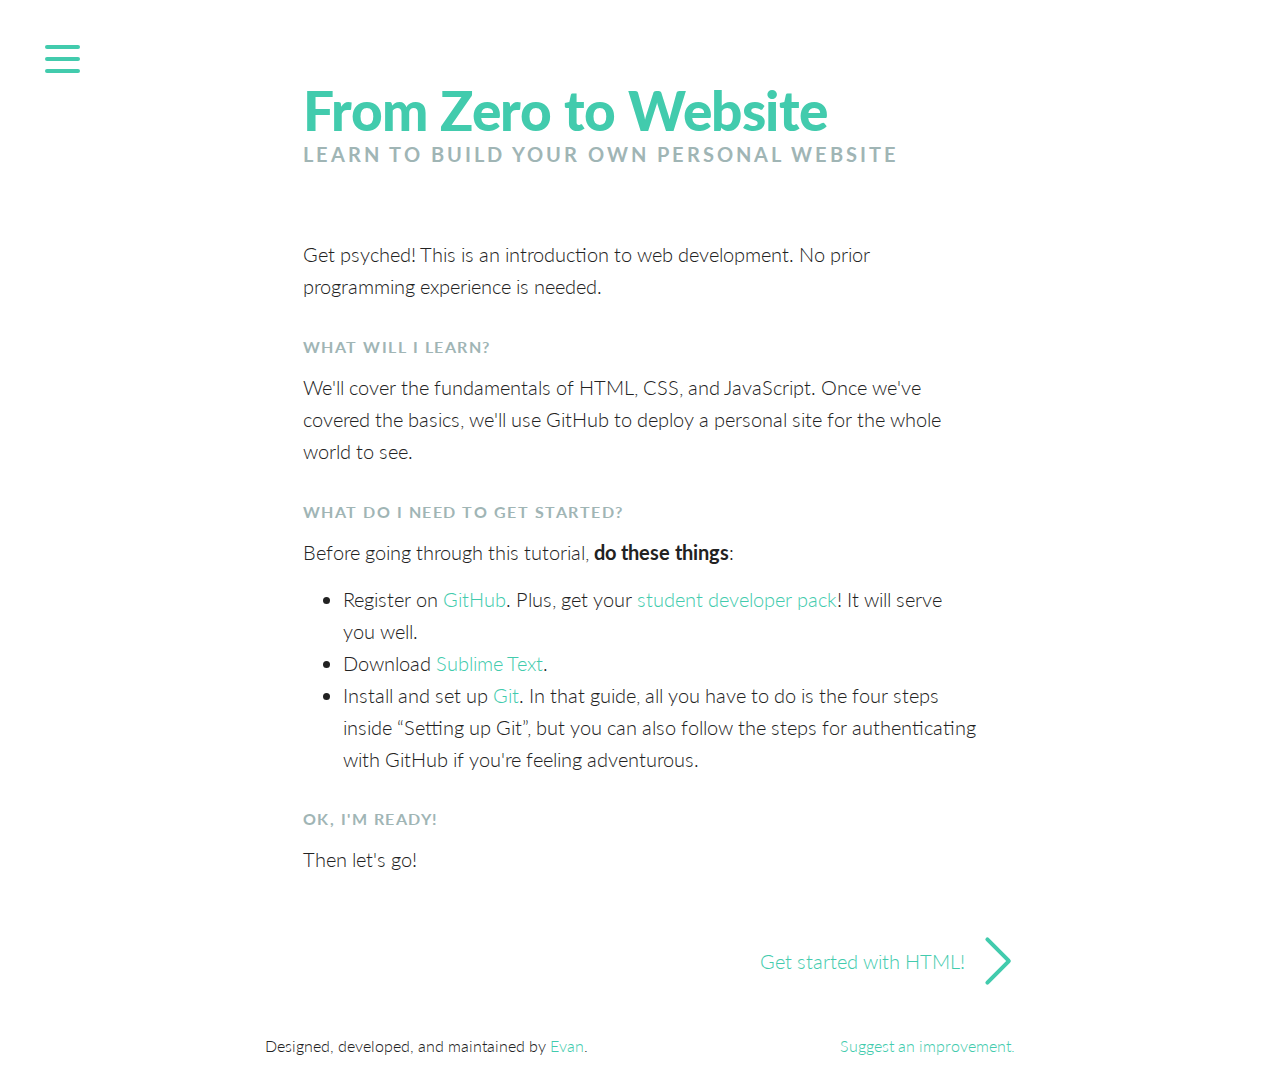
<file: index.html>
<!DOCTYPE html>
<html>
<head>
    <meta charset="utf-8" />
    <title>From Zero to Website</title>
    <meta name="viewport" content="width=device-width, initial-scale=1.0" />
    <meta name="description" content="Introductory web development curriculum, created by Evan Tarrh" />
    <meta name="robots" content="NOODP, index, follow" />
    <meta itemprop="name" content="From Zero to Website">
    <meta itemprop="description" content="Introductory web development curriculum, created by Evan Tarrh">
    <meta itemprop="image" content="">
    <!-- Twitter Card data -->
    <meta name="twitter:card" content="summary">
    <meta name="twitter:site" content="">
    <meta name="twitter:title" content="From Zero to Website">
    <meta name="twitter:description" content="Introductory web development curriculum, created by Evan Tarrh">
    <meta name="twitter:creator" content="">
    <meta name="twitter:image:src" content="">
    <meta name="twitter:domain" content="evan.land">
    <!-- Open Graph data (Facebook) -->
    <meta property="og:title" content="From Zero to Website" />
    <meta property="og:type" content="website" />
    <meta property="og:url" content="http://evan.land/jade/" />
    <meta property="og:image" content="" />
    <meta property="og:description" content="Introductory web development curriculum, created by Evan Tarrh" />
    <link rel="icon" type="image/png" href="/img/favicon/favicon-32x32.png" sizes="32x32" />
    <link rel="icon" type="image/png" href="/img/favicon/favicon-16x16.png" sizes="16x16" />
    <!-- Chrome Theme Color -->
    <meta name="theme-color" content="#42CBAD">

    <link href='https://fonts.googleapis.com/css?family=Lato:400,700,900,400italic' rel='stylesheet' type='text/css'>
    <link rel="stylesheet" type="text/css" href="/css/style.min.css" inline>
    <!-- Google Analytics go here -->
    <script>
        (function(i,s,o,g,r,a,m){i['GoogleAnalyticsObject']=r;i[r]=i[r]||function(){
        (i[r].q=i[r].q||[]).push(arguments)},i[r].l=1*new Date();a=s.createElement(o),
        m=s.getElementsByTagName(o)[0];a.async=1;a.src=g;m.parentNode.insertBefore(a,m)
        })(window,document,'script','//www.google-analytics.com/analytics.js','ga');
        ga('create', 'UA-50221324-4', 'auto');
        ga('send', 'pageview');
    </script>
</head>
<body>
    <div class="big-nav hidden">
        <div class="pages">
            <ul>
                <li><a href="/">Introduction</a></li>
                <li><a href="/html.html">HTML</a></li>
                <li><a href="/css.html">CSS</a></li>
                <li><a href="/js.html">Javascript</a></li>
                <li><a href="/git.html">Git and GitHub</a></li>
                <li><a href="/nextsteps.html">Next Steps</a></li>
            </ul>
        </div>
    </div>
    <div class="wrapper">
        <div id="burger" class="burger">
            <div class="patty"></div>
            <div class="patty"></div>
            <div class="patty"></div>
        </div>
        <div class="mobile-only mobile-header">
            <h1>From Zero to Website</h1>
        </div>
        <div class="content">
            <div class="headers hide-mobile">
  <h1>From Zero to Website</h1>
  <h2>Learn to build your own personal website</h2>
</div>

<p>Get psyched! This is an introduction to web development. No prior programming experience is needed.</p>

<h4>What will I learn?</h4>
<p>We'll cover the fundamentals of HTML, CSS, and JavaScript. Once we've covered the basics, we'll use GitHub to deploy a personal site for the whole world to see.</p>

<h4>What do I need to get started?</h4>
<p class="with-list">Before going through this tutorial, <strong>do these things</strong>:</p>
<ul>
  <li>Register on <a href="//github.com">GitHub</a>. Plus, get your <a href="//education.github.com/pack">student developer pack</a>! It will serve you well.</li>
  <li>Download <a href="//www.sublimetext.com/3">Sublime Text</a>.</li>
  <li>Install and set up <a href="https://help.github.com/articles/set-up-git/">Git</a>. In that guide, all you have to do is the four steps inside &ldquo;Setting up Git&rdquo;, but you can also follow the steps for authenticating with GitHub if you're feeling adventurous.</li>
</ul>

<h4>OK, I'm ready!</h4>
<p>Then let's go!</p>

        </div>
        <div class="inline-nav">
            <div class="next-subject"><a href="/html.html">Get started with HTML!</a></div>
<div class="arrow">
  <a href="/html.html">
    <div class="line"></div>
    <div class="line"></div>
  </a>
</div>

        </div>
        <div class="footer">
            <span class="left">Designed, developed, and maintained by <a href="http://evantarrh.com">Evan</a>.</span>
            <span class="right"><a href="https://github.com/evantarrh/jade/issues/new">Suggest an improvement.</a></span>
        </div>
    </div>
    <script src="/js/burger.js"></script>
    <script src="/js/progress.js"></script>
    <script src="/js/lib/prism.js"></script>
</body>
</html>
</file>
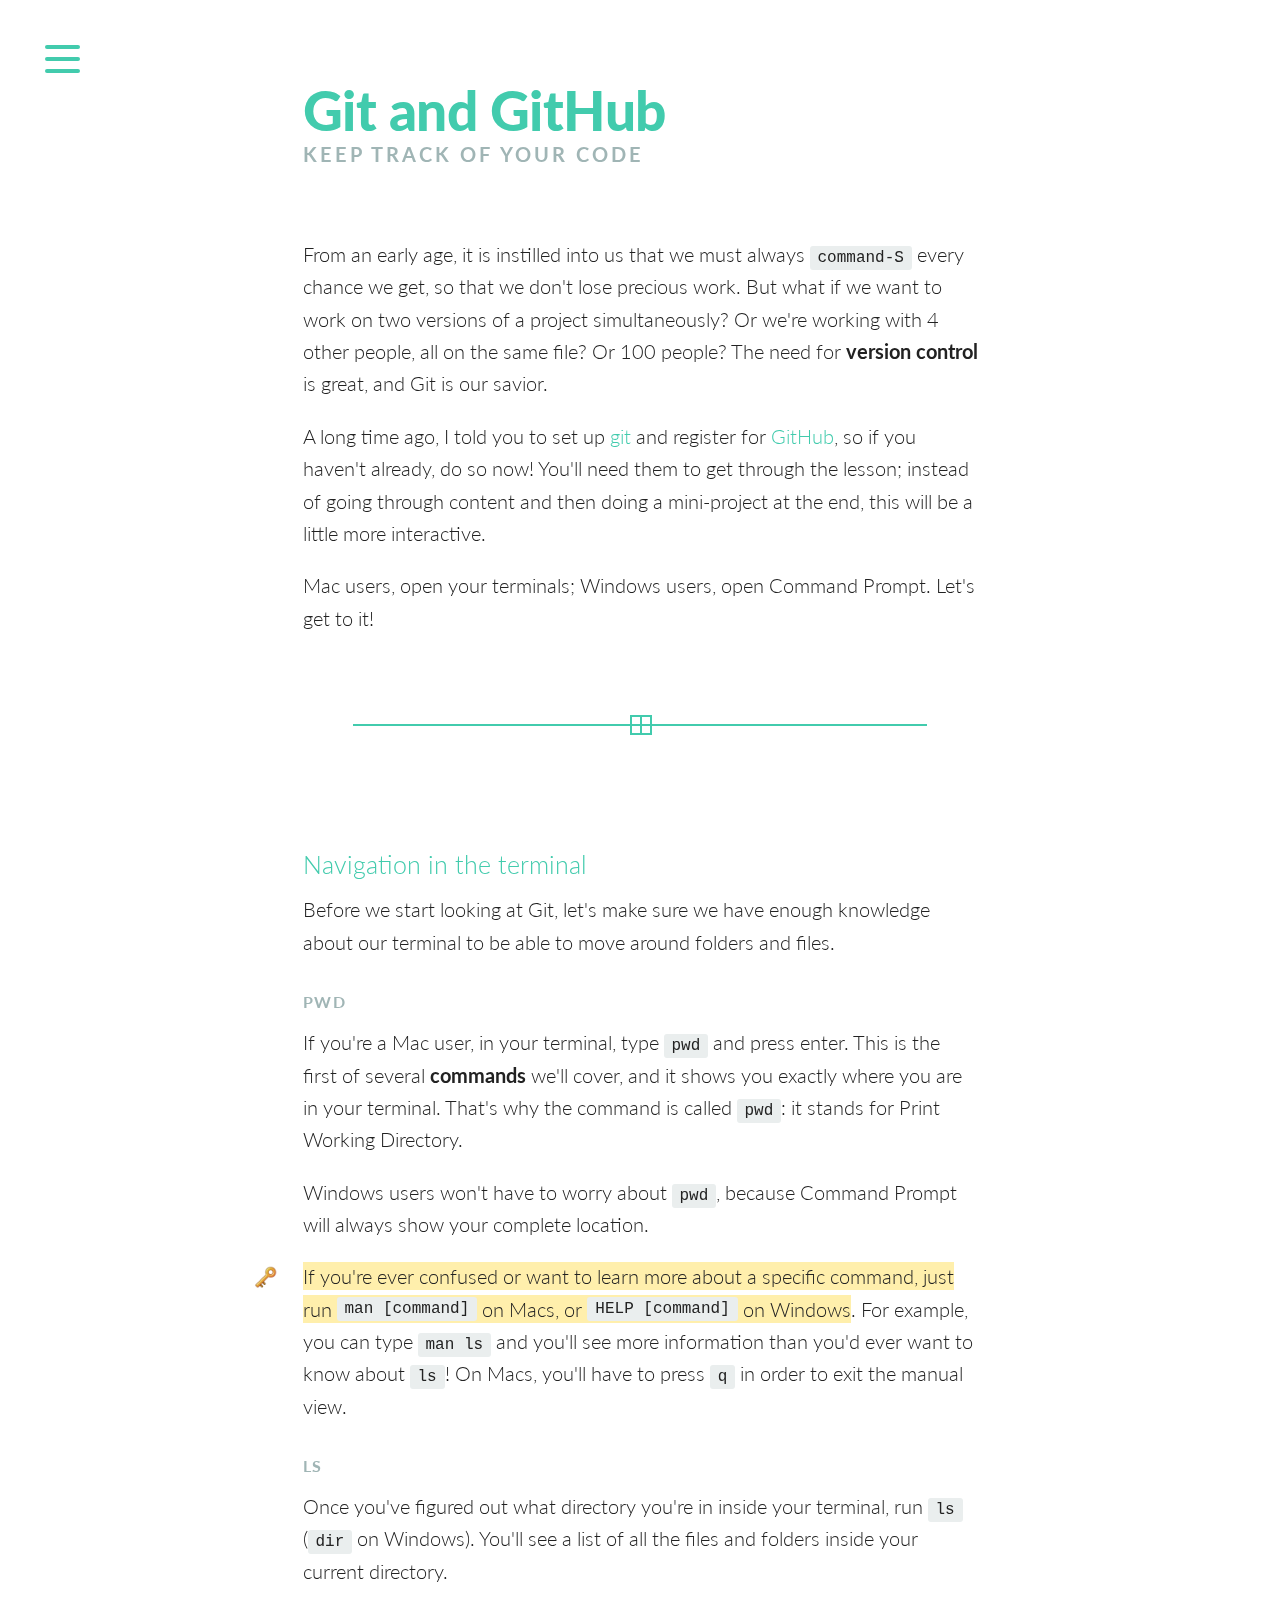
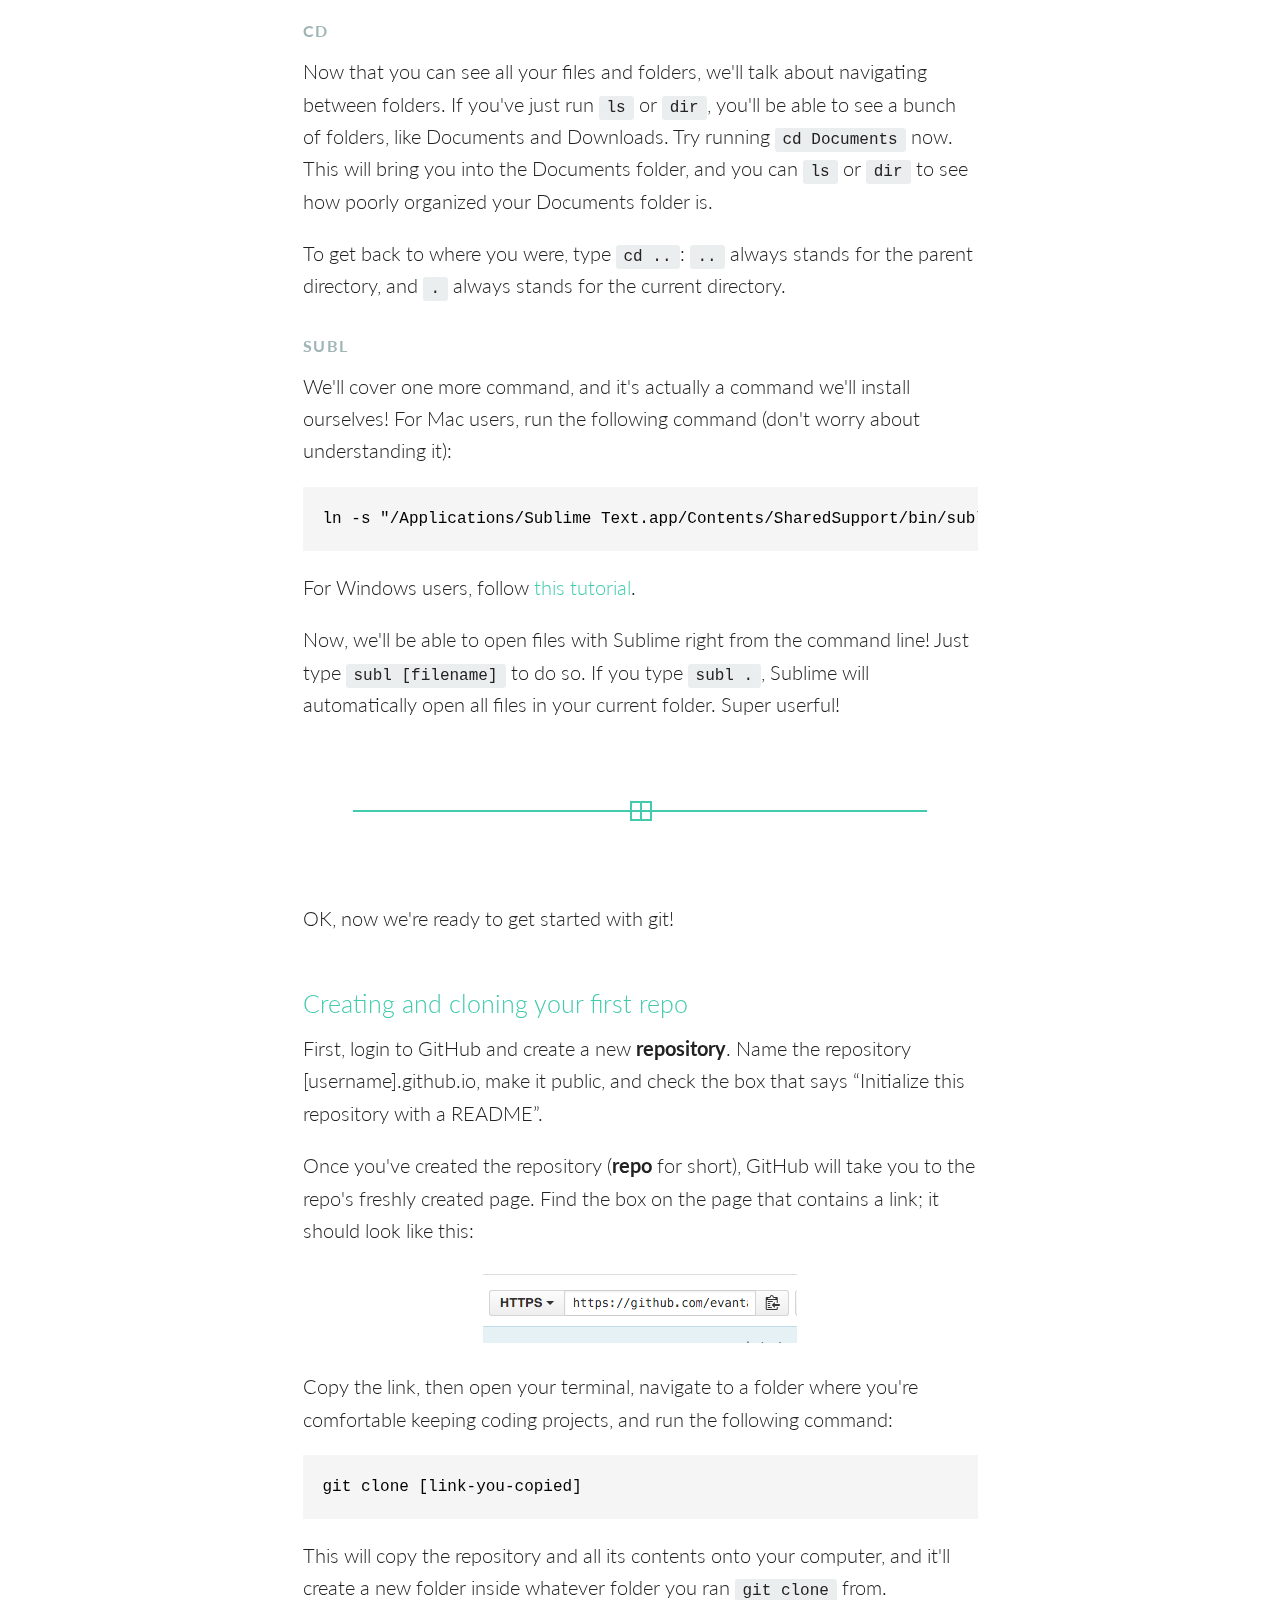
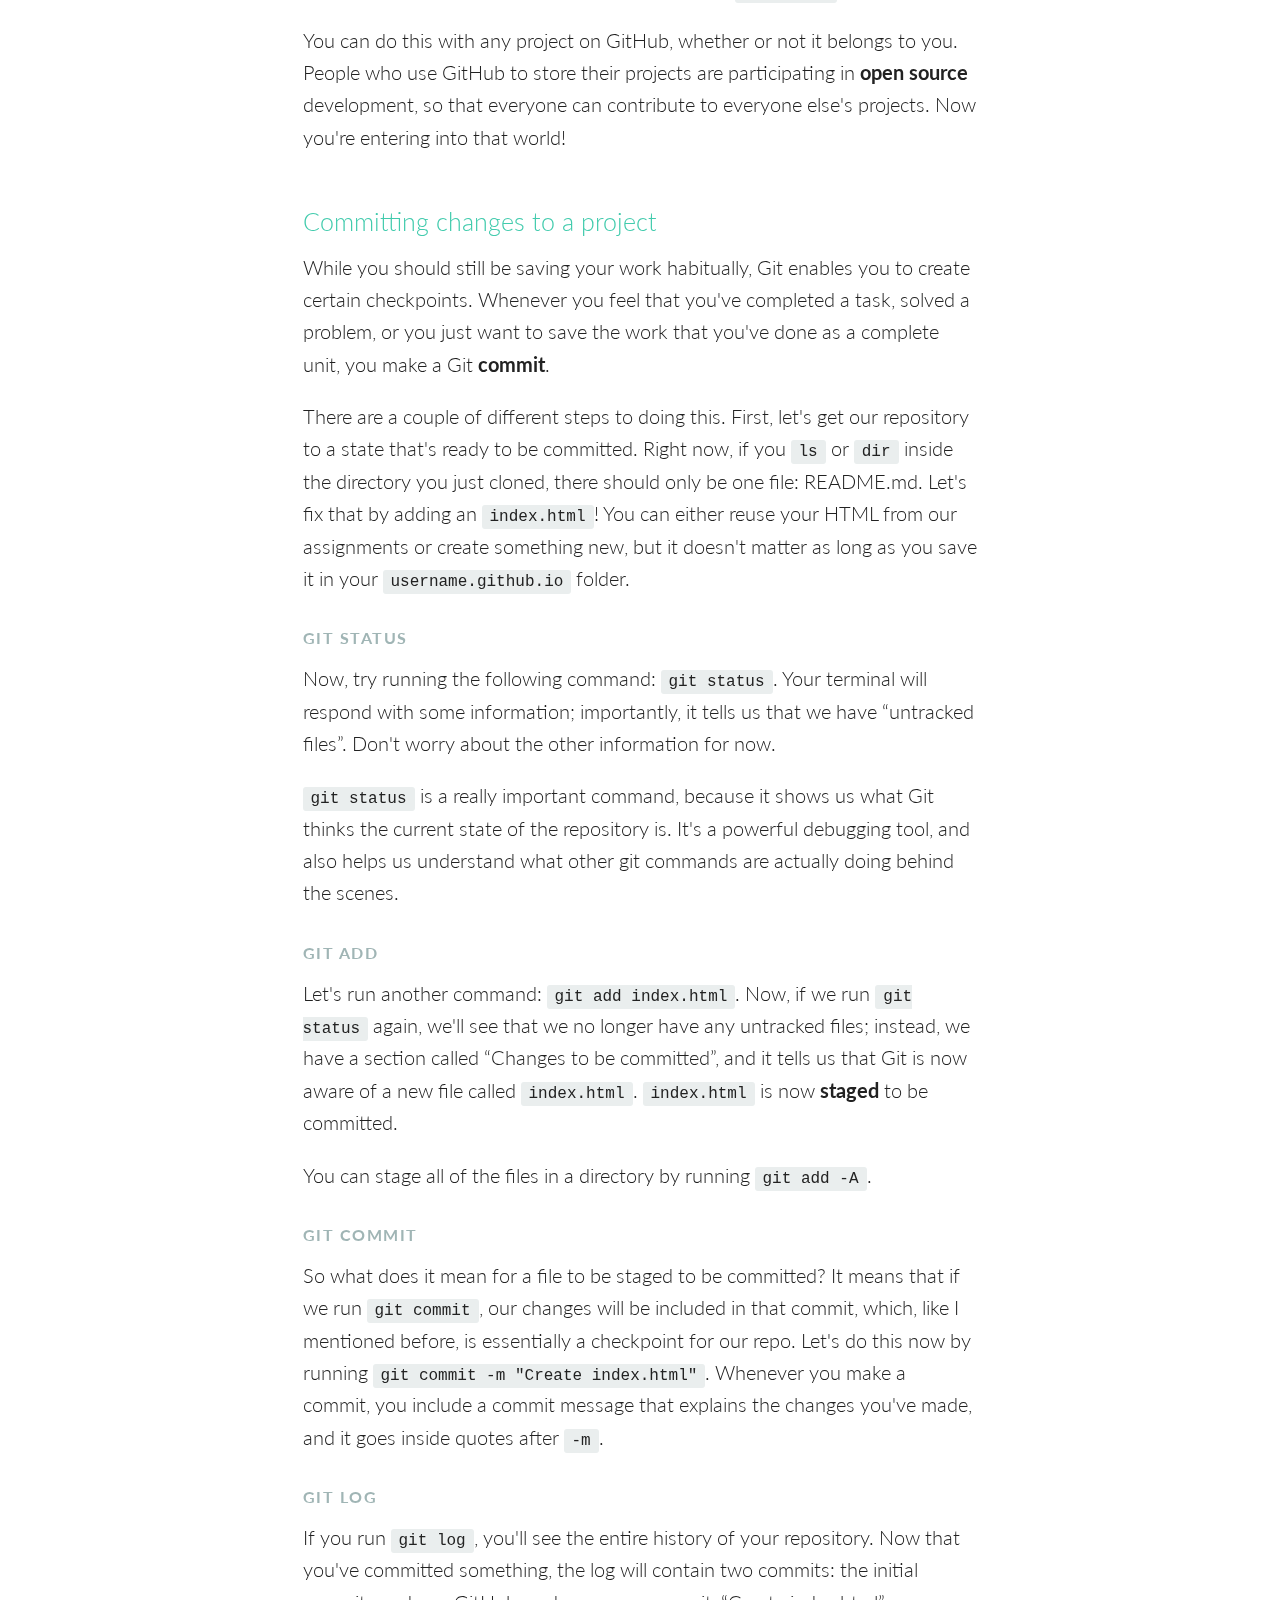
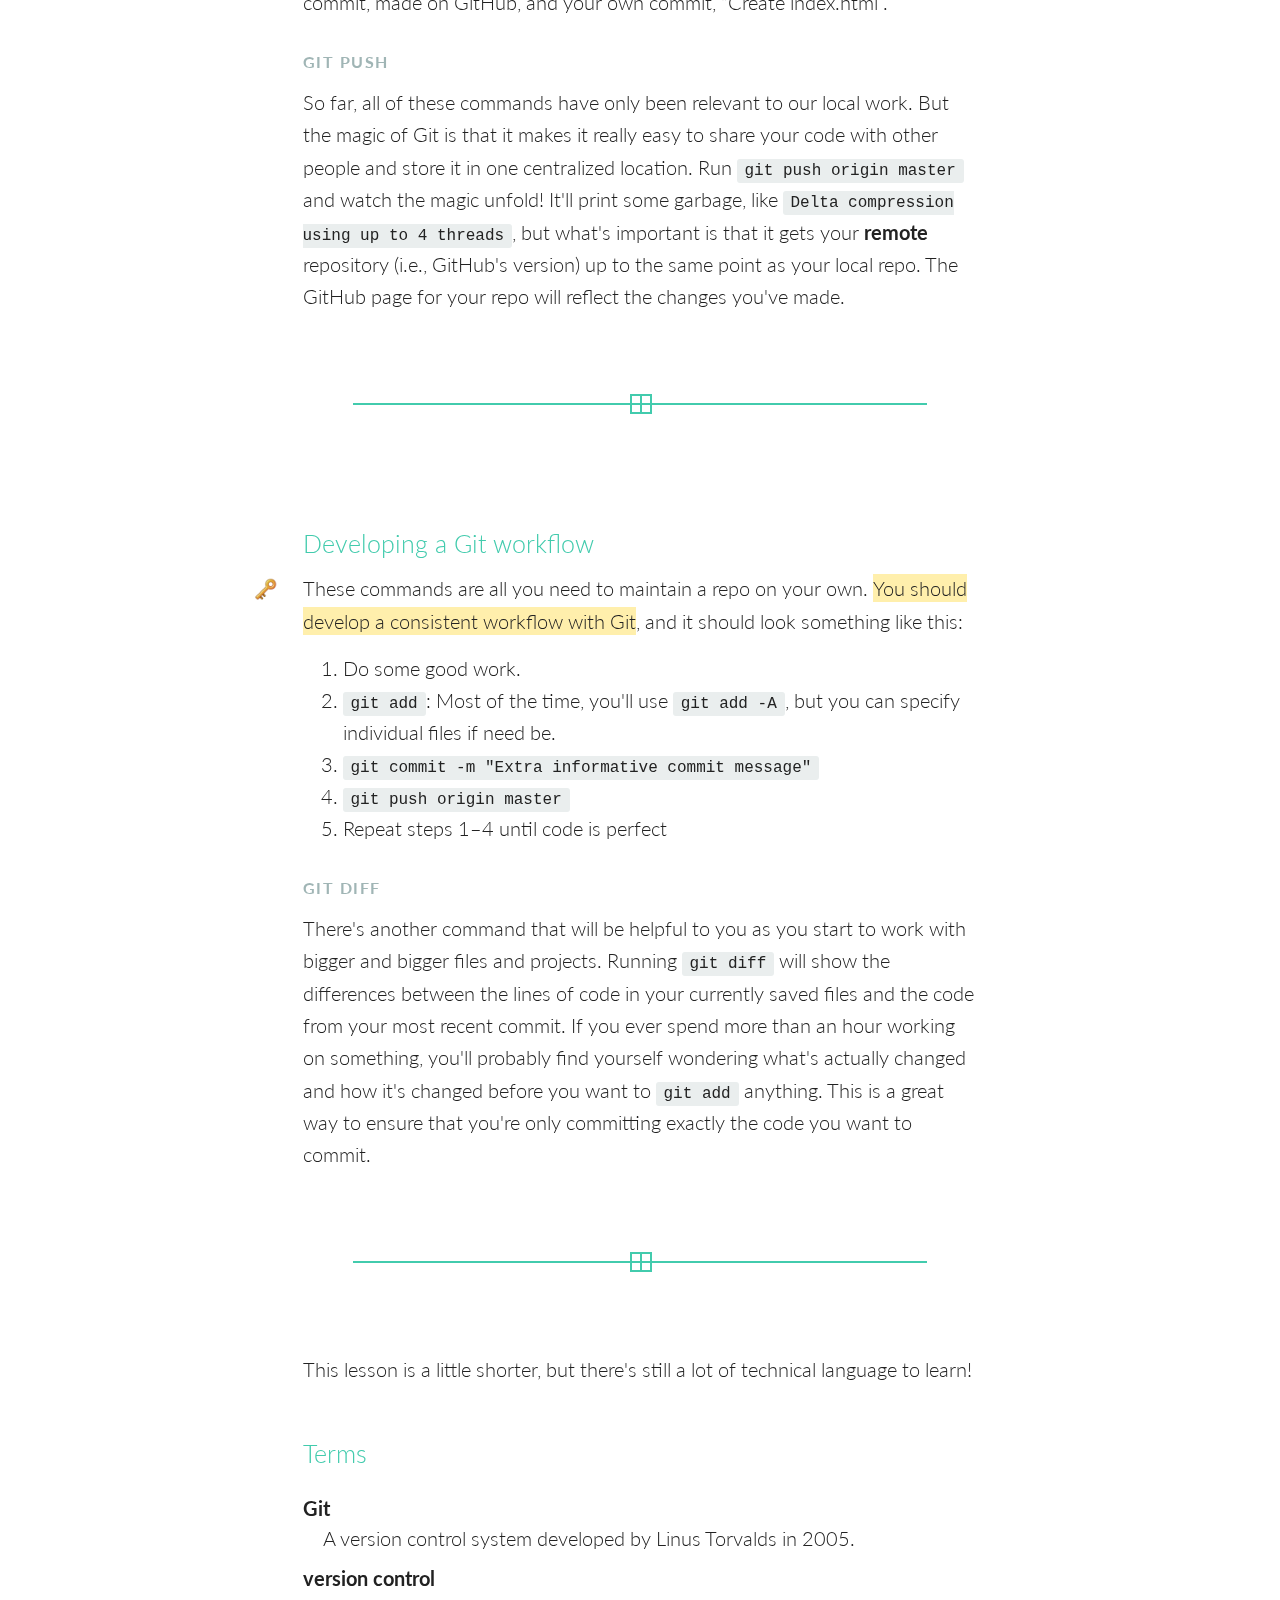
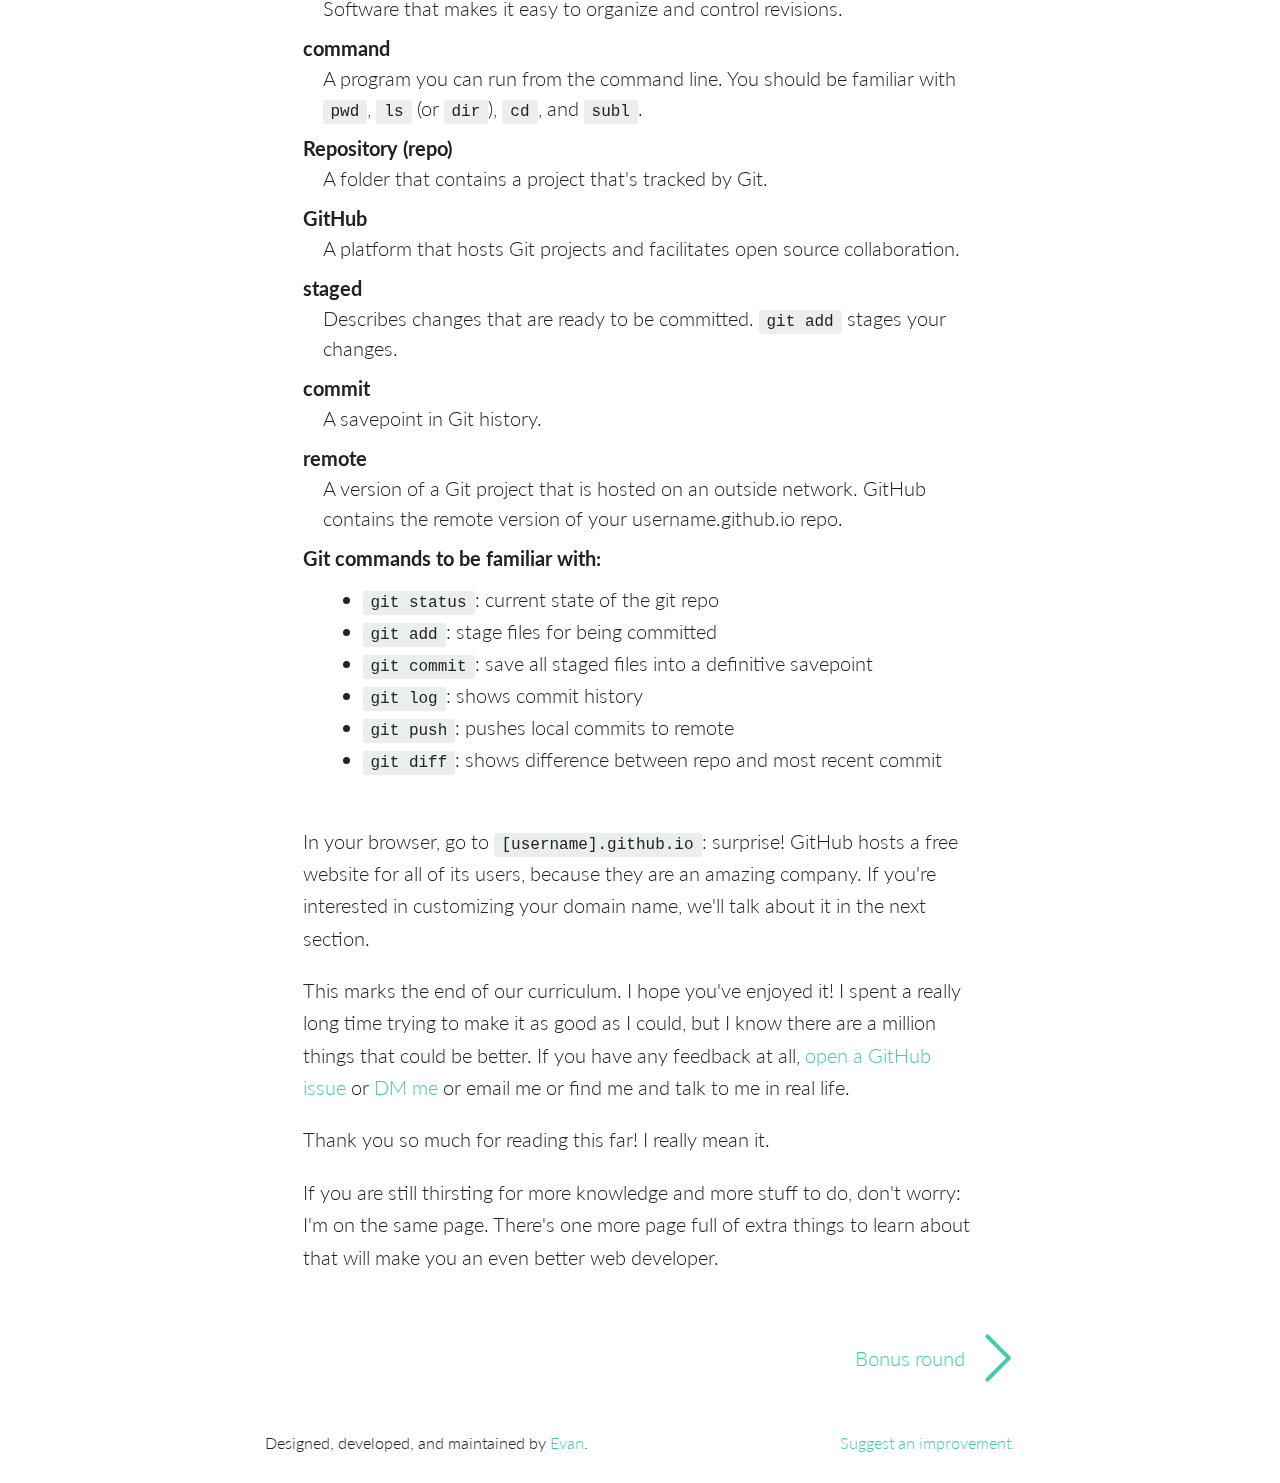
<file: git.html>
<!DOCTYPE html>
<html>
<head>
    <meta charset="utf-8" />
    <title>From Zero to Website</title>
    <meta name="viewport" content="width=device-width, initial-scale=1.0" />
    <meta name="description" content="Introductory web development curriculum, created by Evan Tarrh" />
    <meta name="robots" content="NOODP, index, follow" />
    <meta itemprop="name" content="From Zero to Website">
    <meta itemprop="description" content="Introductory web development curriculum, created by Evan Tarrh">
    <meta itemprop="image" content="">
    <!-- Twitter Card data -->
    <meta name="twitter:card" content="summary">
    <meta name="twitter:site" content="">
    <meta name="twitter:title" content="From Zero to Website">
    <meta name="twitter:description" content="Introductory web development curriculum, created by Evan Tarrh">
    <meta name="twitter:creator" content="">
    <meta name="twitter:image:src" content="">
    <meta name="twitter:domain" content="evan.land">
    <!-- Open Graph data (Facebook) -->
    <meta property="og:title" content="From Zero to Website" />
    <meta property="og:type" content="website" />
    <meta property="og:url" content="http://evan.land/jade/" />
    <meta property="og:image" content="" />
    <meta property="og:description" content="Introductory web development curriculum, created by Evan Tarrh" />
    <link rel="icon" type="image/png" href="/img/favicon/favicon-32x32.png" sizes="32x32" />
    <link rel="icon" type="image/png" href="/img/favicon/favicon-16x16.png" sizes="16x16" />
    <!-- Chrome Theme Color -->
    <meta name="theme-color" content="#42CBAD">

    <link href='https://fonts.googleapis.com/css?family=Lato:400,700,900,400italic' rel='stylesheet' type='text/css'>
    <link rel="stylesheet" type="text/css" href="/css/style.min.css" inline>
    <!-- Google Analytics go here -->
    <script>
        (function(i,s,o,g,r,a,m){i['GoogleAnalyticsObject']=r;i[r]=i[r]||function(){
        (i[r].q=i[r].q||[]).push(arguments)},i[r].l=1*new Date();a=s.createElement(o),
        m=s.getElementsByTagName(o)[0];a.async=1;a.src=g;m.parentNode.insertBefore(a,m)
        })(window,document,'script','//www.google-analytics.com/analytics.js','ga');
        ga('create', 'UA-50221324-4', 'auto');
        ga('send', 'pageview');
    </script>
</head>
<body>
    <div class="big-nav hidden">
        <div class="pages">
            <ul>
                <li><a href="/">Introduction</a></li>
                <li><a href="/html.html">HTML</a></li>
                <li><a href="/css.html">CSS</a></li>
                <li><a href="/js.html">Javascript</a></li>
                <li><a href="/git.html">Git and GitHub</a></li>
                <li><a href="/nextsteps.html">Next Steps</a></li>
            </ul>
        </div>
    </div>
    <div class="wrapper">
        <div id="burger" class="burger">
            <div class="patty"></div>
            <div class="patty"></div>
            <div class="patty"></div>
        </div>
        <div class="mobile-only mobile-header">
            <h1>From Zero to Website</h1>
        </div>
        <div class="content">
            <div class="headers hide-mobile">
  <h1>Git and GitHub</h1>
  <h2>Keep track of your code</h2>
</div>

<p>From an early age, it is instilled into us that we must always <code class="inline-code">command-S</code> every chance we get, so that we don't lose precious work. But what if we want to work on two versions of a project simultaneously? Or we're working with 4 other people, all on the same file? Or 100 people? The need for <strong>version control</strong> is great, and Git is our savior.</p>

<p>A long time ago, I told you to set up <a href="https://help.github.com/articles/set-up-git/">git</a> and register for <a href="https://github.com">GitHub</a>, so if you haven't already, do so now! You'll need them to get through the lesson&semi; instead of going through content and then doing a mini-project at the end, this will be a little more interactive.</p>

<p>Mac users, open your terminals&semi; Windows users, open Command Prompt. Let's get to it!</p>

<div class="separator"></div>

<h3 id="terminal"><a href="#terminal">Navigation in the terminal</a></h3>
<p>Before we start looking at Git, let's make sure we have enough knowledge about our terminal to be able to move around folders and files.</p>

<h4>pwd</h4>

<p>If you're a Mac user, in your terminal, type <code class="inline-code">pwd</code> and press enter. This is the first of several <strong>commands</strong> we'll cover, and it shows you exactly where you are in your terminal. That's why the command is called <code class="inline-code">pwd</code>&colon; it stands for Print Working Directory.</p>

<p>Windows users won't have to worry about <code class="inline-code">pwd</code>, because Command Prompt will always show your complete location.</p>

<p><span class="major-key">If you're ever confused or want to learn more about a specific command, just run <code class="inline-code">man [command]</code> on Macs, or <code class="inline-code">HELP [command]</code> on Windows</span>. For example, you can type <code class="inline-code">man ls</code> and you'll see more information than you'd ever want to know about <code class="inline-code">ls</code>! On Macs, you'll have to press <code class="inline-code">q</code> in order to exit the manual view.</p>

<h4>ls</h4>
<p>Once you've figured out what directory you're in inside your terminal, run <code class="inline-code">ls</code> (<code class="inline-code">dir</code> on Windows). You'll see a list of all the files and folders inside your current directory.</p>

<h4>cd</h4>
<p>Now that you can see all your files and folders, we'll talk about navigating between folders. If you've just run <code class="inline-code">ls</code> or <code class="inline-code">dir</code>, you'll be able to see a bunch of folders, like Documents and Downloads. Try running <code class="inline-code">cd Documents</code> now. This will bring you into the Documents folder, and you can <code class="inline-code">ls</code> or <code class="inline-code">dir</code> to see how poorly organized your Documents folder is.</p>

<p>To get back to where you were, type <code class="inline-code">cd ..</code>&colon; <code class="inline-code">..</code> always stands for the parent directory, and <code class="inline-code">.</code> always stands for the current directory.</p>

<h4>subl</h4>
<p>We'll cover one more command, and it's actually a command we'll install ourselves! For Mac users, run the following command (don't worry about understanding it)&colon;

<pre><code class="language-bash">ln -s "/Applications/Sublime Text.app/Contents/SharedSupport/bin/subl" ~/bin/subl</code></pre>

<p>For Windows users, follow <a href="https://scotch.io/tutorials/open-sublime-text-from-the-command-line-using-subl-exe-windows">this tutorial</a>.</p>

<p>Now, we'll be able to open files with Sublime right from the command line! Just type <code class="inline-code">subl [filename]</code> to do so. If you type <code class="inline-code">subl .</code>, Sublime will automatically open all files in your current folder. Super userful!</p>

<div class="separator"></div>

<p>OK, now we're ready to get started with git!</p>

<h3 id="intro"><a href="#intro">Creating and cloning your first repo</a></h3>

<p>First, login to GitHub and create a new <strong>repository</strong>. Name the repository [username].github.io, make it public, and check the box that says &ldquo;Initialize this repository with a README&rdquo;.</p>

<p>Once you've created the repository (<strong>repo</strong> for short), GitHub will take you to the repo's freshly created page. Find the box on the page that contains a link&semi; it should look like this&colon;</p>

<div class="image-wrapper">
  <img src="img/clone.png">
</div>

<p>Copy the link, then open your terminal, navigate to a folder where you're comfortable keeping coding projects, and run the following command&colon;</p>

<pre><code class="language-bash">git clone [link-you-copied]</code></pre>

<p>This will copy the repository and all its contents onto your computer, and it'll create a new folder inside whatever folder you ran <code class="inline-code">git clone</code> from.</p>

<p>You can do this with any project on GitHub, whether or not it belongs to you. People who use GitHub to store their projects are participating in <strong>open source</strong> development, so that everyone can contribute to everyone else's projects. Now you're entering into that world!</p>

<h3 id="commiting"><a href="#commiting">Committing changes to a project</a></h3>

<p>While you should still be saving your work habitually, Git enables you to create certain checkpoints. Whenever you feel that you've completed a task, solved a problem, or you just want to save the work that you've done as a complete unit, you make a Git <strong>commit</strong>.</p>

<p>There are a couple of different steps to doing this. First, let's get our repository to a state that's ready to be committed. Right now, if you <code class="inline-code">ls</code> or <code class="inline-code">dir</code> inside the directory you just cloned, there should only be one file&colon; README.md. Let's fix that by adding an <code class="inline-code">index.html</code>! You can either reuse your HTML from our assignments or create something new, but it doesn't matter as long as you save it in your <code class="inline-code">username.github.io</code> folder.</p>

<h4>git status</h4>

<p>Now, try running the following command&colon; <code class="inline-code">git status</code>. Your terminal will respond with some information&semi; importantly, it tells us that we have &ldquo;untracked files&rdquo;. Don't worry about the other information for now.</p>

<p><code class="inline-code">git status</code> is a really important command, because it shows us what Git thinks the current state of the repository is. It's a powerful debugging tool, and also helps us understand what other git commands are actually doing behind the scenes.</p>

<h4>git add</h4>

<p>Let's run another command&colon; <code class="inline-code">git add index.html</code>. Now, if we run <code class="inline-code">git status</code> again, we'll see that we no longer have any untracked files&semi; instead, we have a section called &ldquo;Changes to be committed&rdquo;, and it tells us that Git is now aware of a new file called <code class="inline-code">index.html</code>. <code class="inline-code">index.html</code> is now <strong>staged</strong> to be committed.</p>

<p>You can stage all of the files in a directory by running <code class="inline-code">git add -A</code>.</p>

<h4>git commit</h4>

<p>So what does it mean for a file to be staged to be committed? It means that if we run <code class="inline-code">git commit</code>, our changes will be included in that commit, which, like I mentioned before, is essentially a checkpoint for our repo. Let's do this now by running <code class="inline-code">git commit -m "Create index.html"</code>. Whenever you make a commit, you include a commit message that explains the changes you've made, and it goes inside quotes after <code class="inline-code">-m</code>.</p>

<h4>git log</h4>

<p>If you run <code class="inline-code">git log</code>, you'll see the entire history of your repository. Now that you've committed something, the log will contain two commits&colon; the initial commit, made on GitHub, and your own commit, &ldquo;Create index.html&rdquo;.</p>

<h4>git push</h4>

<p>So far, all of these commands have only been relevant to our local work. But the magic of Git is that it makes it really easy to share your code with other people and store it in one centralized location. Run <code class="inline-code">git push origin master</code> and watch the magic unfold! It'll print some garbage, like <code class="inline-code">Delta compression using up to 4 threads</code>, but what's important is that it gets your <strong>remote</strong> repository (i.e., GitHub's version) up to the same point as your local repo. The GitHub page for your repo will reflect the changes you've made.</p>

<div class="separator"></div>

<h3 id="workflow"><a href="#workflow">Developing a Git workflow</a></h3>
<p class="with-list">These commands are all you need to maintain a repo on your own. <span class="major-key">You should develop a consistent workflow with Git</span>, and it should look something like this&colon;</p>
<ol>
  <li>Do some good work.</li>
  <li><code class="inline-code">git add</code>&colon; Most of the time, you'll use <code class="inline-code">git add -A</code>, but you can specify individual files if need be.</li>
  <li><code class="inline-code">git commit -m "Extra informative commit message"</code></li>
  <li><code class="inline-code">git push origin master</code></li>
  <li>Repeat steps 1&ndash;4 until code is perfect</li>
</ol>

<h4>git diff</h4>
<p>There's another command that will be helpful to you as you start to work with bigger and bigger files and projects. Running <code class="inline-code">git diff</code> will show the differences between the lines of code in your currently saved files and the code from your most recent commit. If you ever spend more than an hour working on something, you'll probably find yourself wondering what's actually changed and how it's changed before you want to <code class="inline-code">git add</code> anything. This is a great way to ensure that you're only committing exactly the code you want to commit.</p>

<div class="separator"></div>

<p>This lesson is a little shorter, but there's still a lot of technical language to learn!
<h3 id="terms"><a href="#terms">Terms</a></h3>
<dl>
  <dt>Git</dt>
  <dd>A version control system developed by Linus Torvalds in 2005.</dd>
  <dt>version control</dt>
  <dd>Software that makes it easy to organize and control revisions.</dd>
  <dt>command</dt>
  <dd>A program you can run from the command line. You should be familiar with <code class="inline-code">pwd</code>, <code class="inline-code">ls</code> (or <code class="inline-code">dir</code>), <code class="inline-code">cd</code>, and <code class="inline-code">subl</code>.</dd>
  <dt>Repository (repo)</dt>
  <dd>A folder that contains a project that's tracked by Git.</dd>
  <dt>GitHub</dt>
  <dd>A platform that hosts Git projects and facilitates open source collaboration.</dd>
  <dt>staged</dt>
  <dd>Describes changes that are ready to be committed. <code class="inline-code">git add</code> stages your changes.</dd>
  <dt>commit</dt>
  <dd>A savepoint in Git history.</dd>
  <dt>remote</dt>
  <dd>A version of a Git project that is hosted on an outside network. GitHub contains the remote version of your username.github.io repo.</dd>
  <dt>Git commands to be familiar with&colon;</dt>
  <dd>
    <ul>
      <li><code class="inline-code">git status</code>&colon; current state of the git repo</li>
      <li><code class="inline-code">git add</code>&colon; stage files for being committed</li>
      <li><code class="inline-code">git commit</code>&colon; save all staged files into a definitive savepoint</li>
      <li><code class="inline-code">git log</code>&colon; shows commit history</li>
      <li><code class="inline-code">git push</code>&colon; pushes local commits to remote</li>
      <li><code class="inline-code">git diff</code>&colon; shows difference between repo and most recent commit</li>
    </ul>
  </dd>
</dl>

<p>In your browser, go to <code class="inline-code">[username].github.io</code>&colon; surprise! GitHub hosts a free website for all of its users, because they are an amazing company. If you're interested in customizing your domain name, we'll talk about it in the next section.</p>

<p>This marks the end of our curriculum. I hope you've enjoyed it! I spent a really long time trying to make it as good as I could, but I know there are a million things that could be better. If you have any feedback at all, <a href="https://github.com/evantarrh/jade/issues/new">open a GitHub issue</a> or <a href="https://twitter.com/evantarrh">DM me</a> or email me or find me and talk to me in real life.</p>

<p>Thank you so much for reading this far! I really mean it.</p>

<p>If you are still thirsting for more knowledge and more stuff to do, don't worry&colon; I'm on the same page. There's one more page full of extra things to learn about that will make you an even better web developer.</p>



        </div>
        <div class="inline-nav">
            <div class="next-subject"><a href="/nextsteps.html">Bonus round</a></div>
<div class="arrow">
  <a href="/nextsteps.html">
    <div class="line"></div>
    <div class="line"></div>
  </a>
</div>

        </div>
        <div class="footer">
            <span class="left">Designed, developed, and maintained by <a href="http://evantarrh.com">Evan</a>.</span>
            <span class="right"><a href="https://github.com/evantarrh/jade/issues/new">Suggest an improvement.</a></span>
        </div>
    </div>
    <script src="/js/burger.js"></script>
    <script src="/js/progress.js"></script>
    <script src="/js/lib/prism.js"></script>
</body>
</html>
</file>
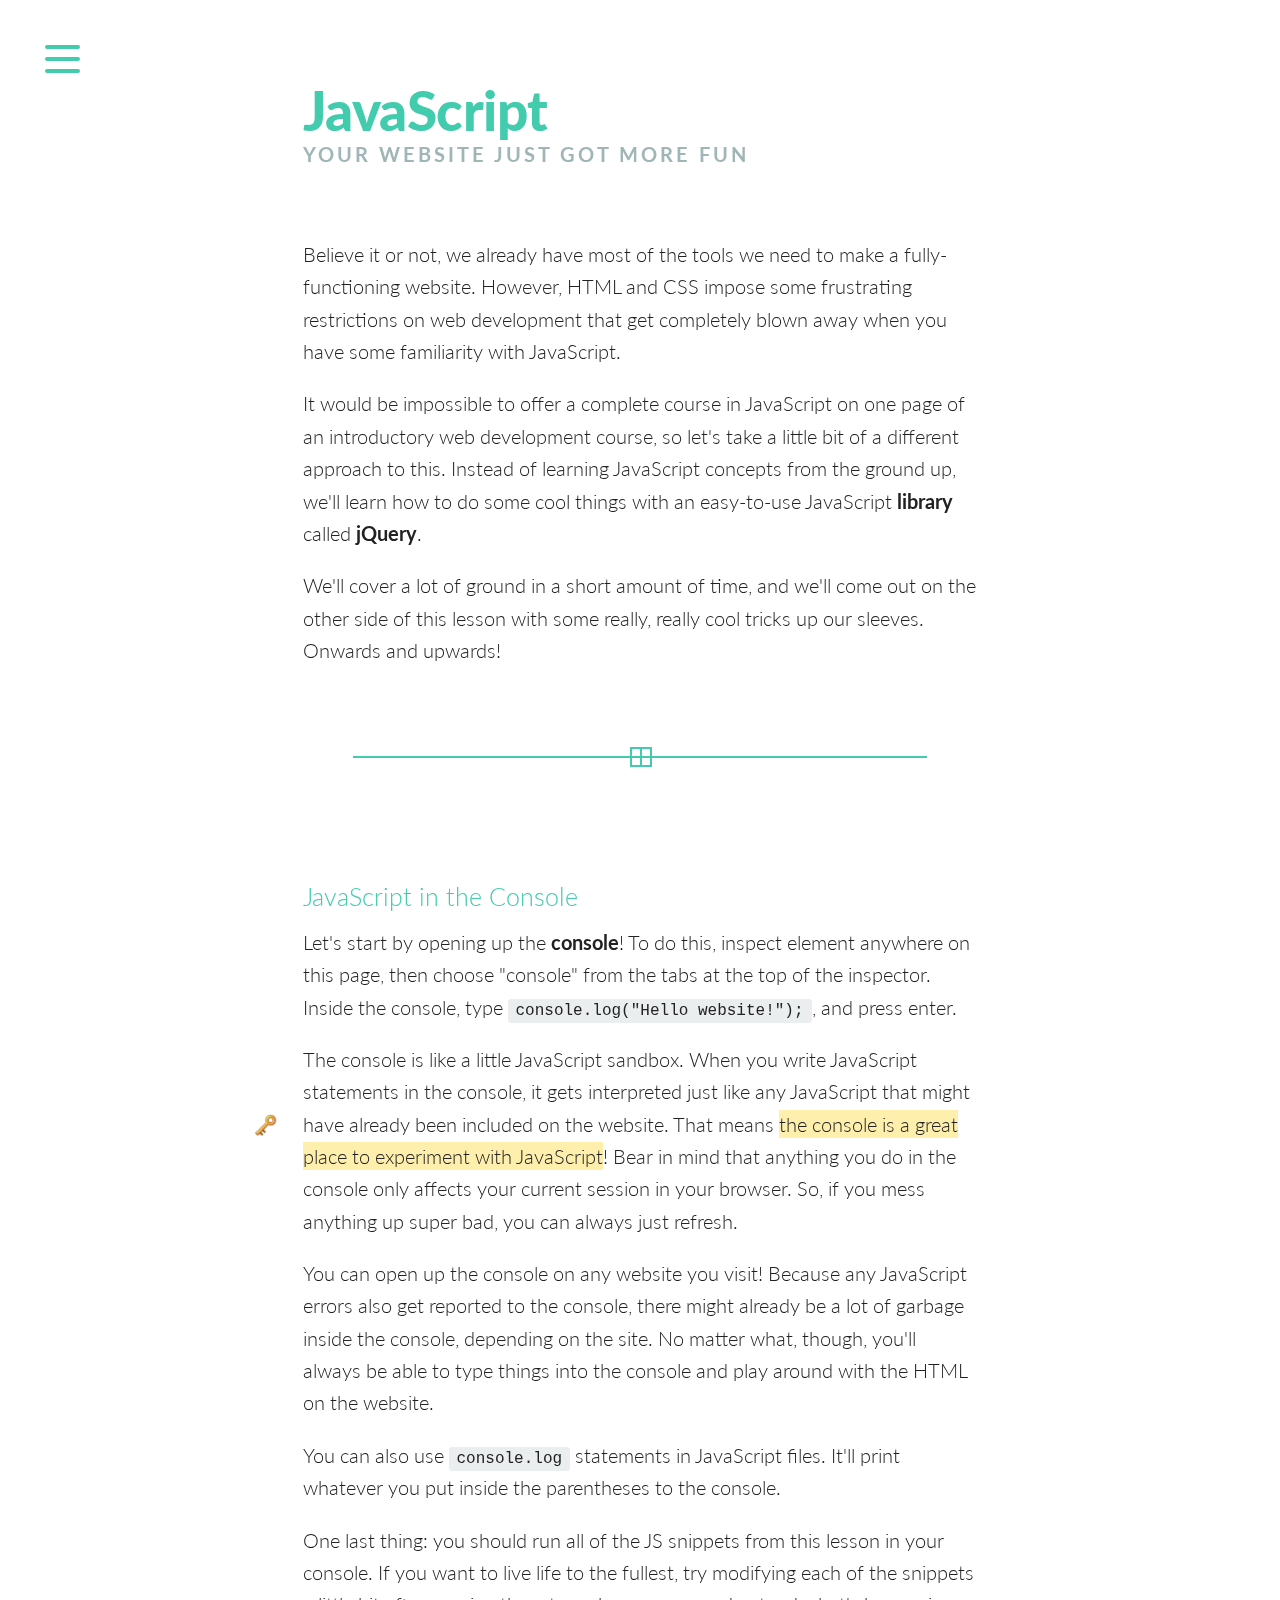
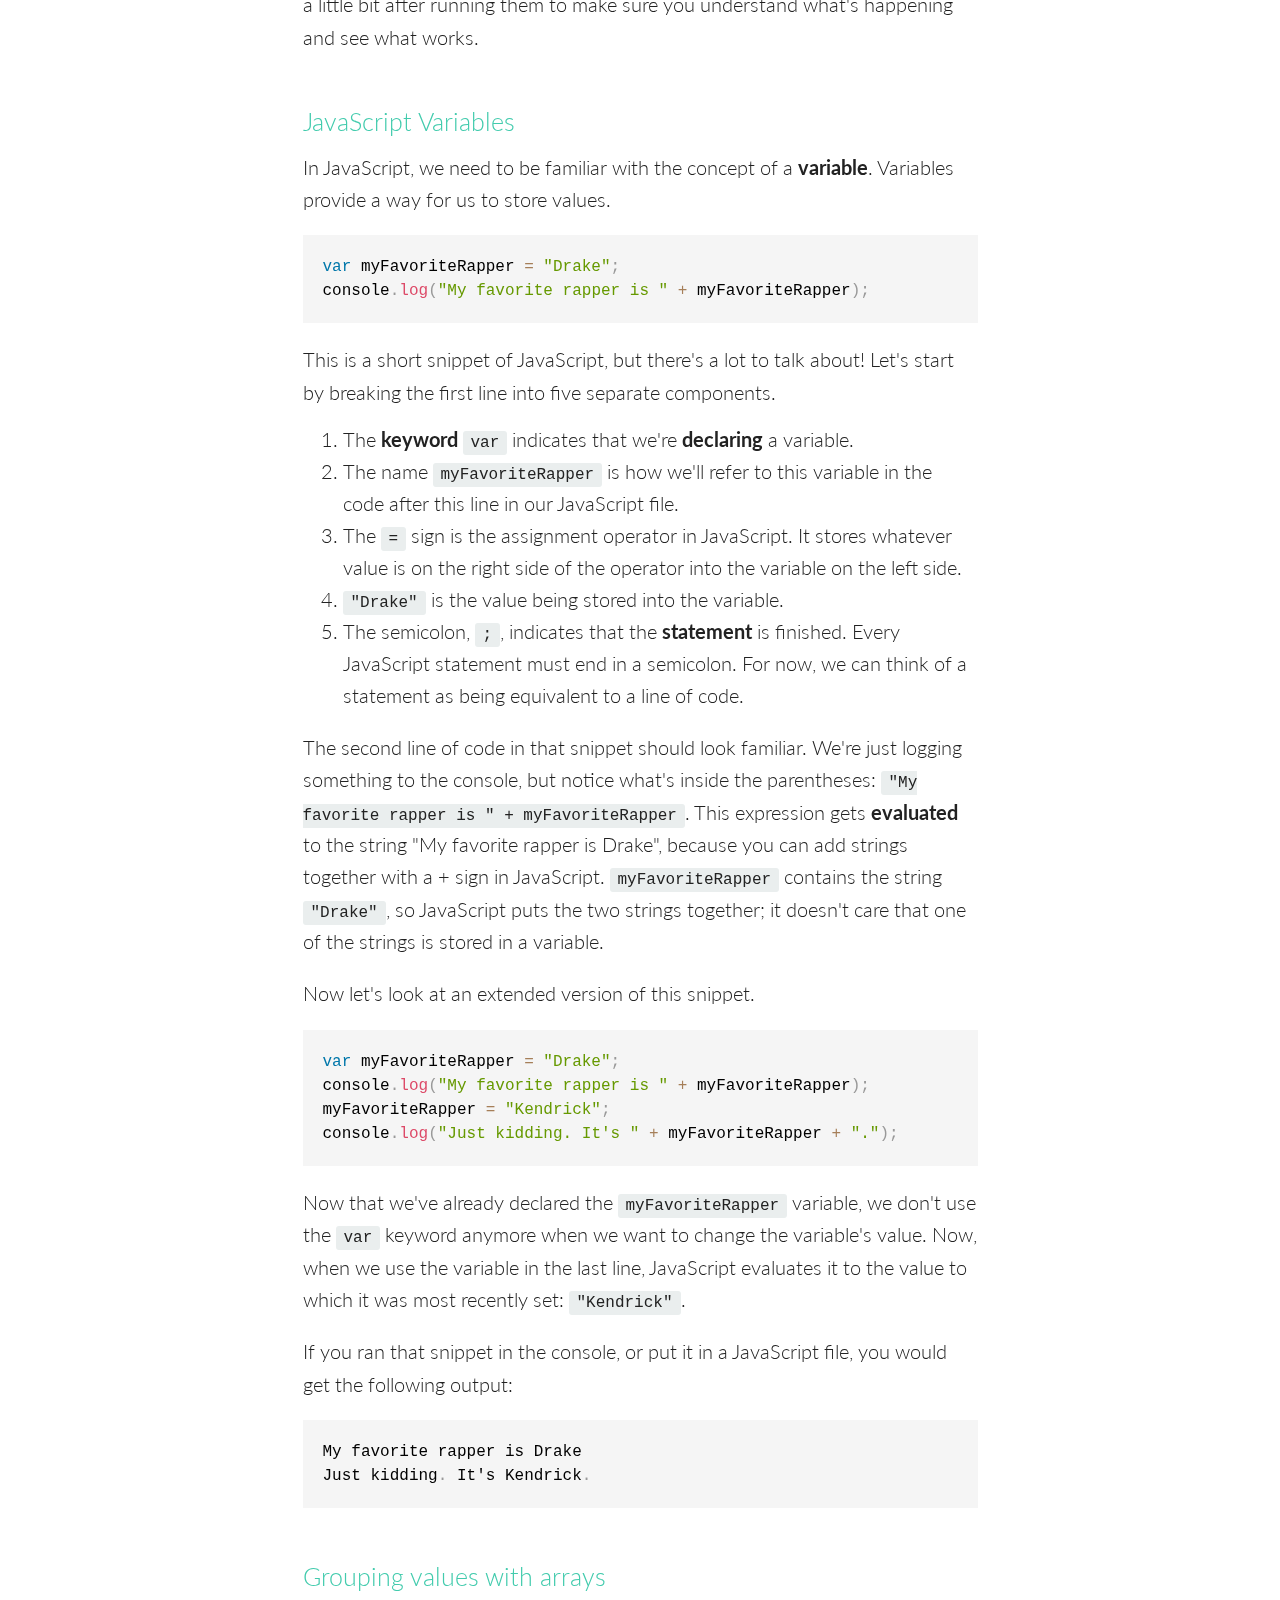
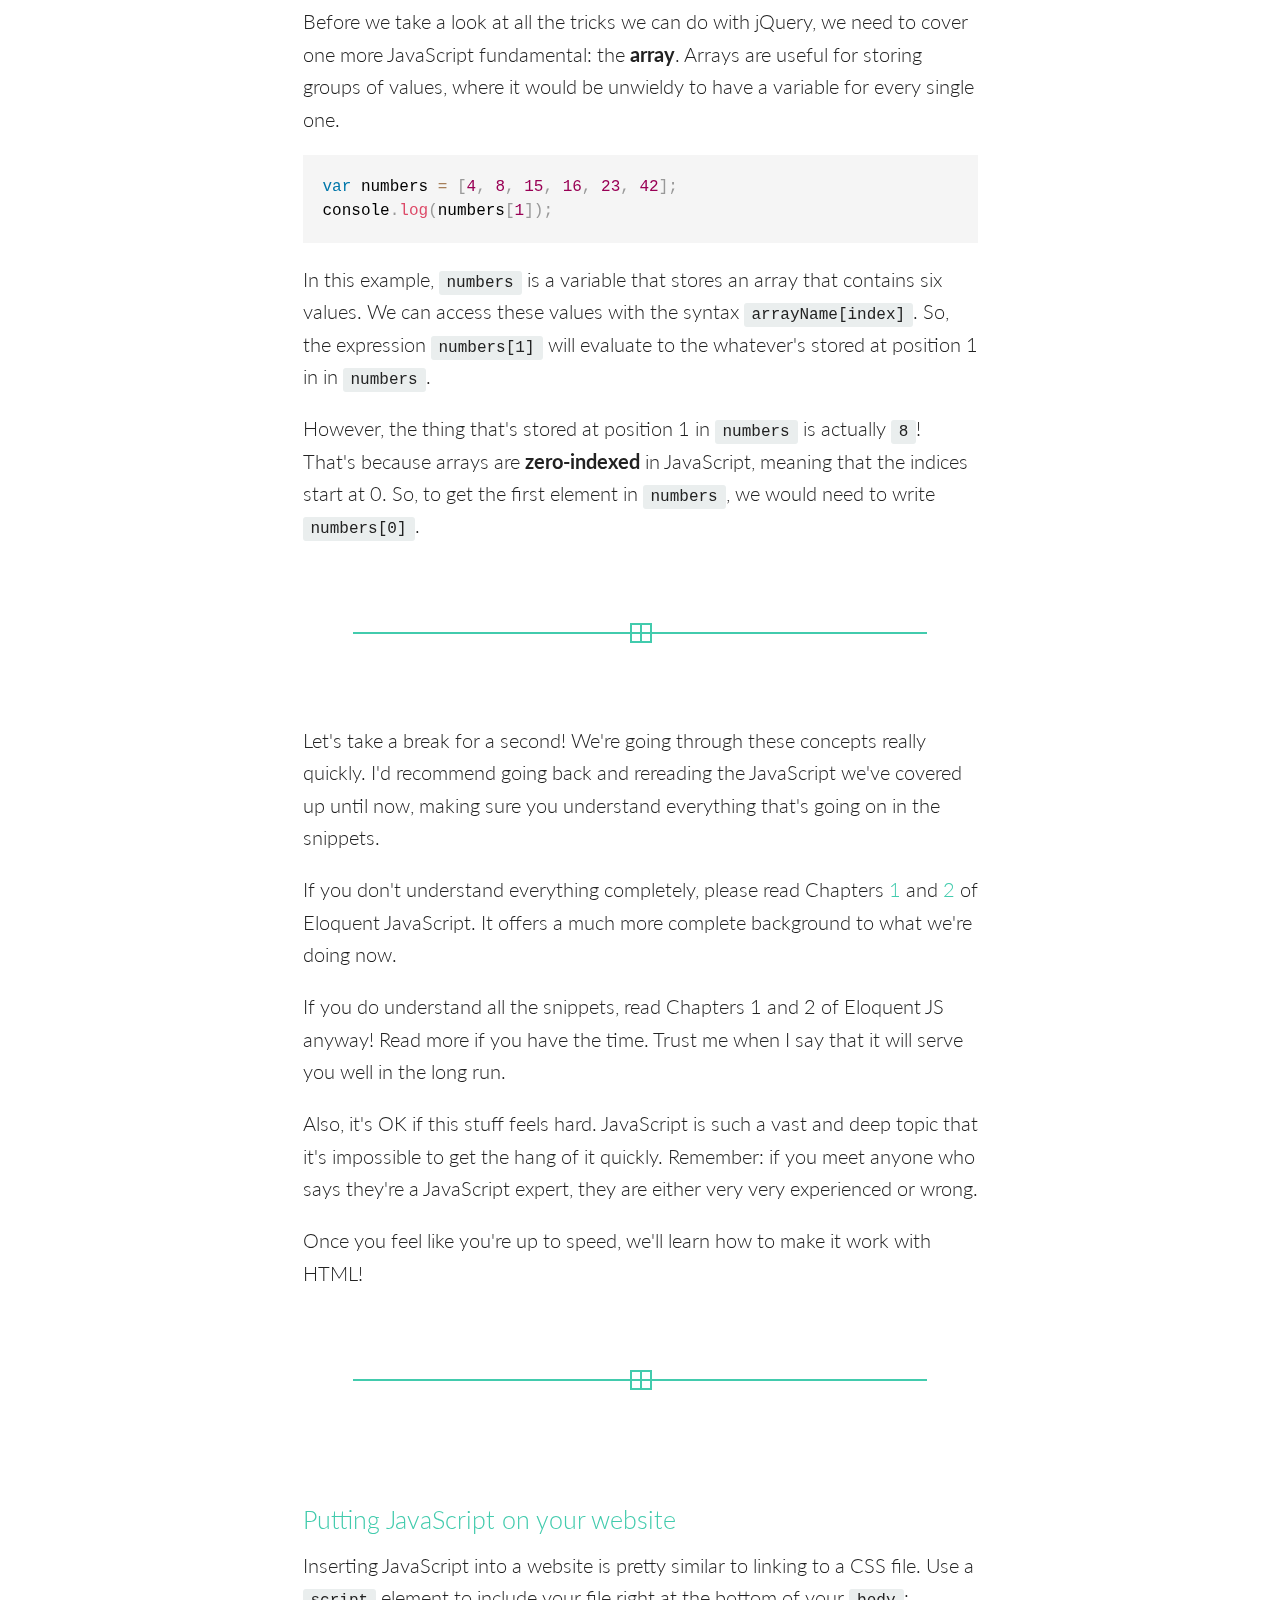
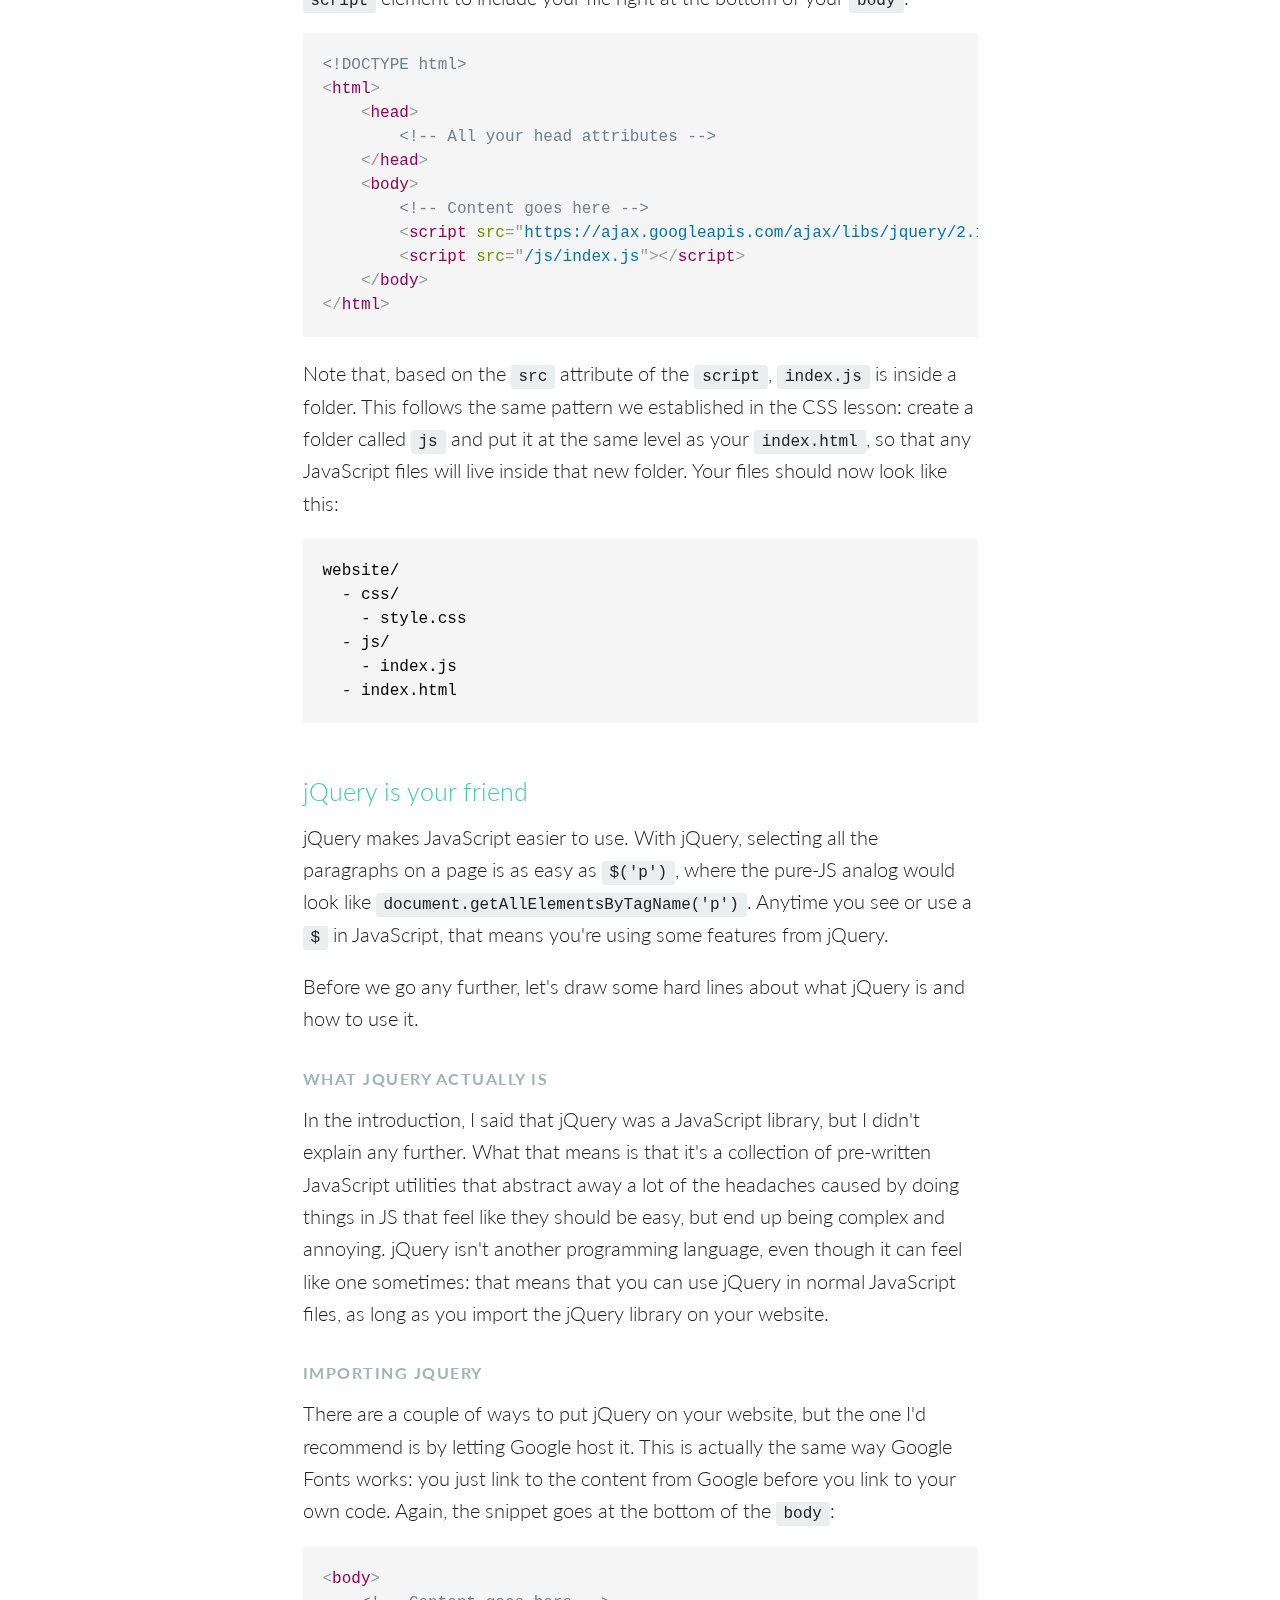
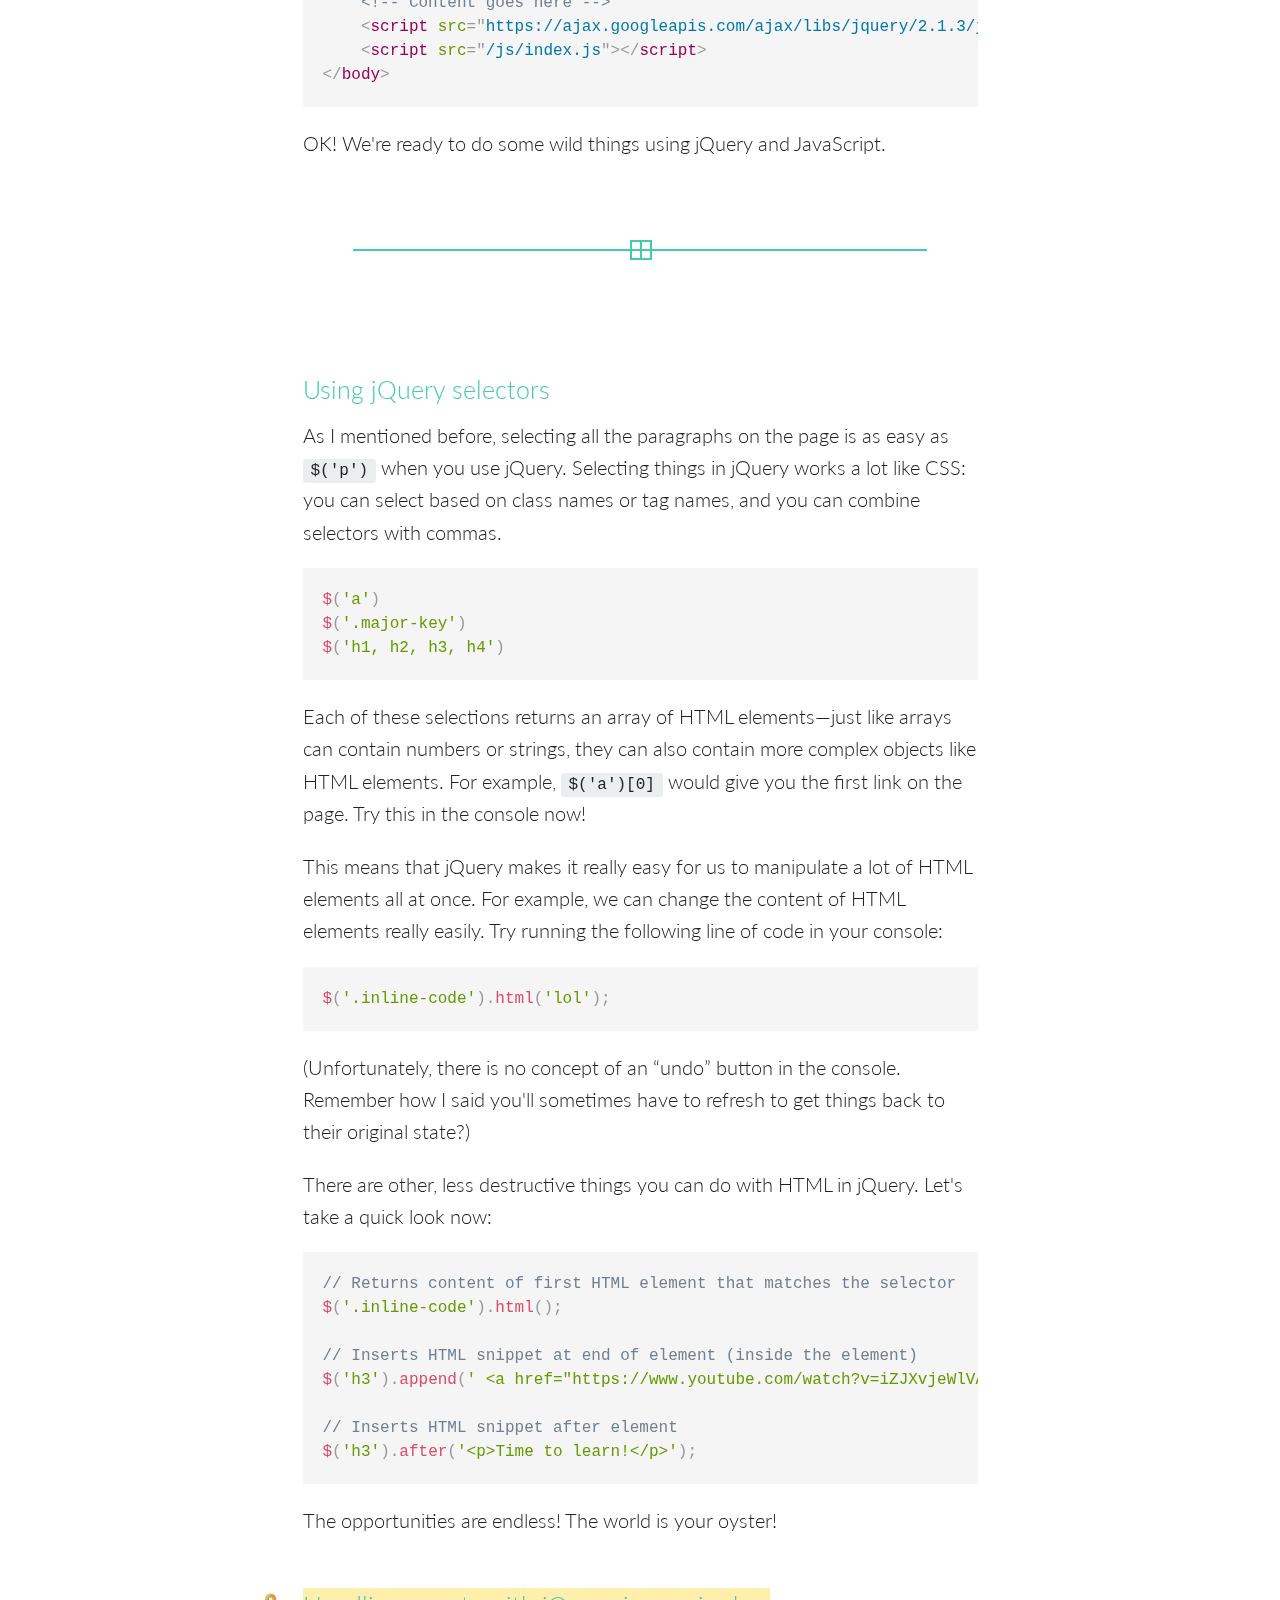
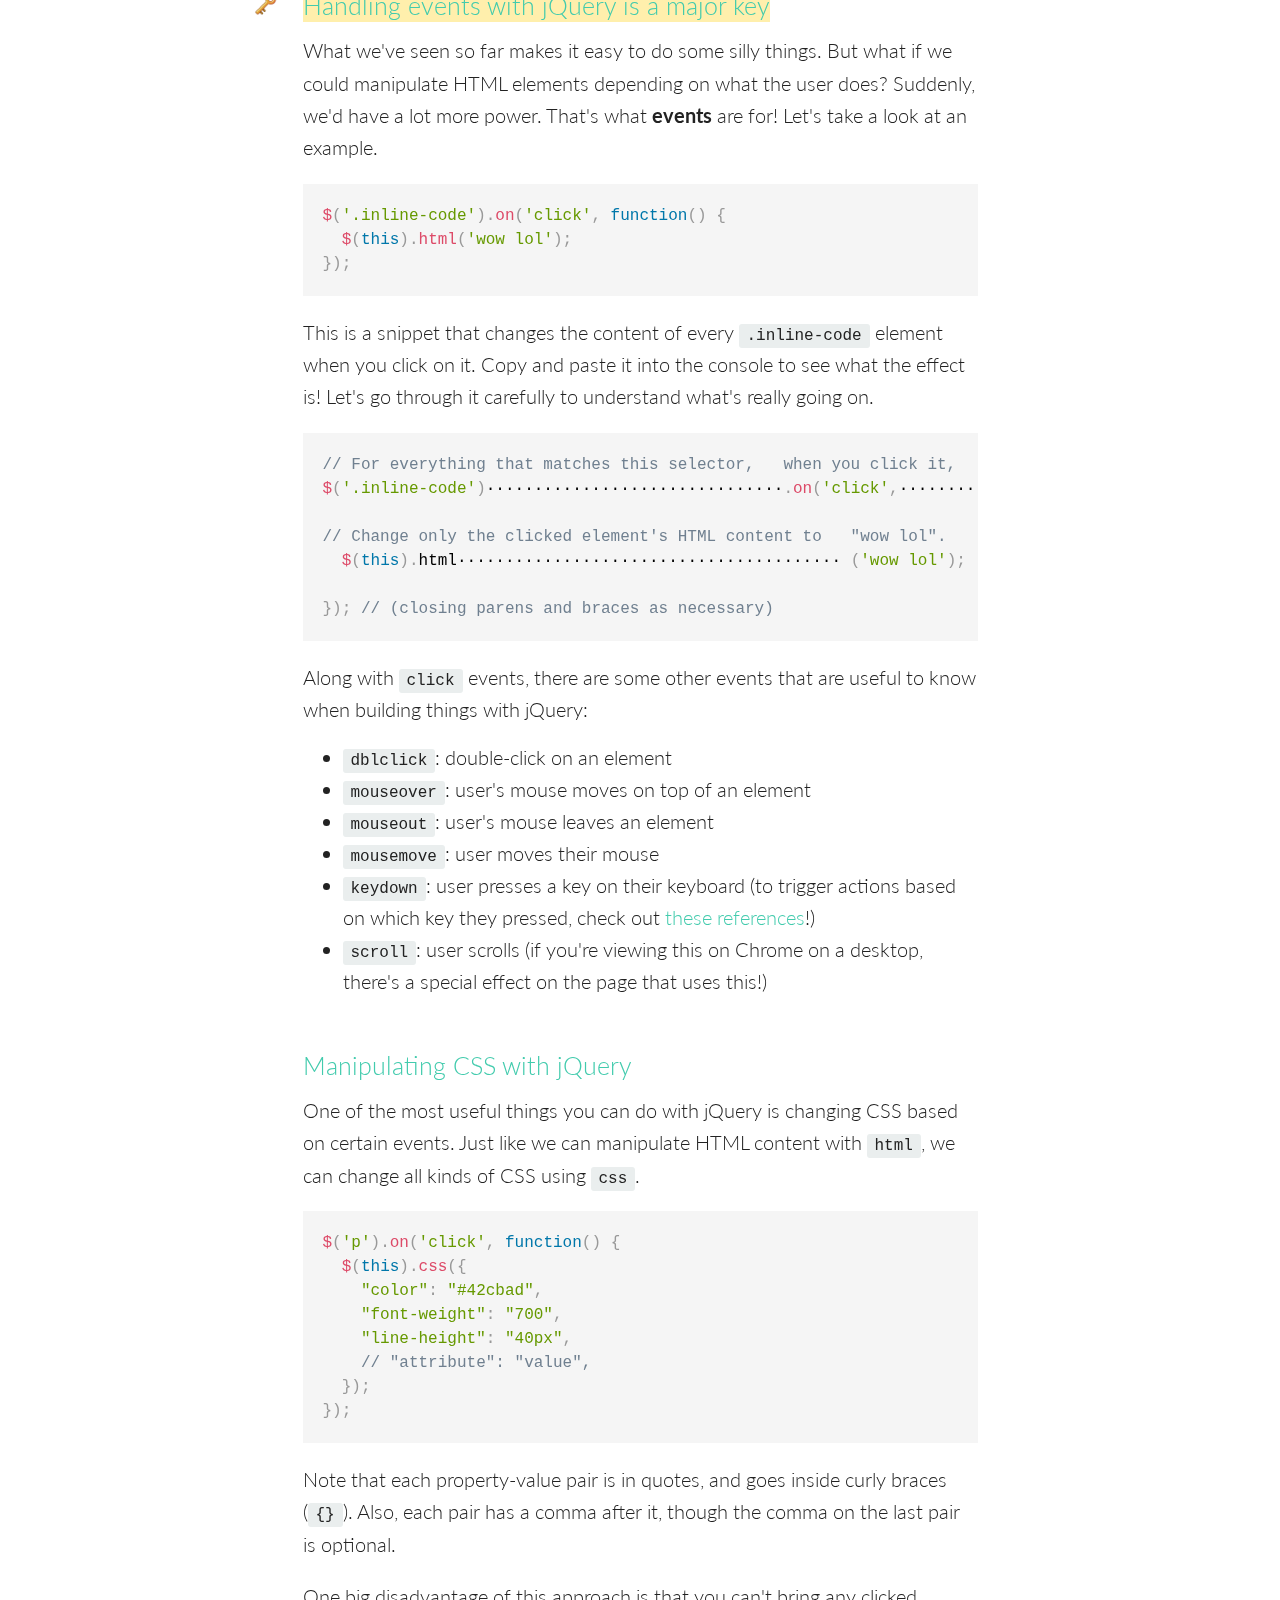
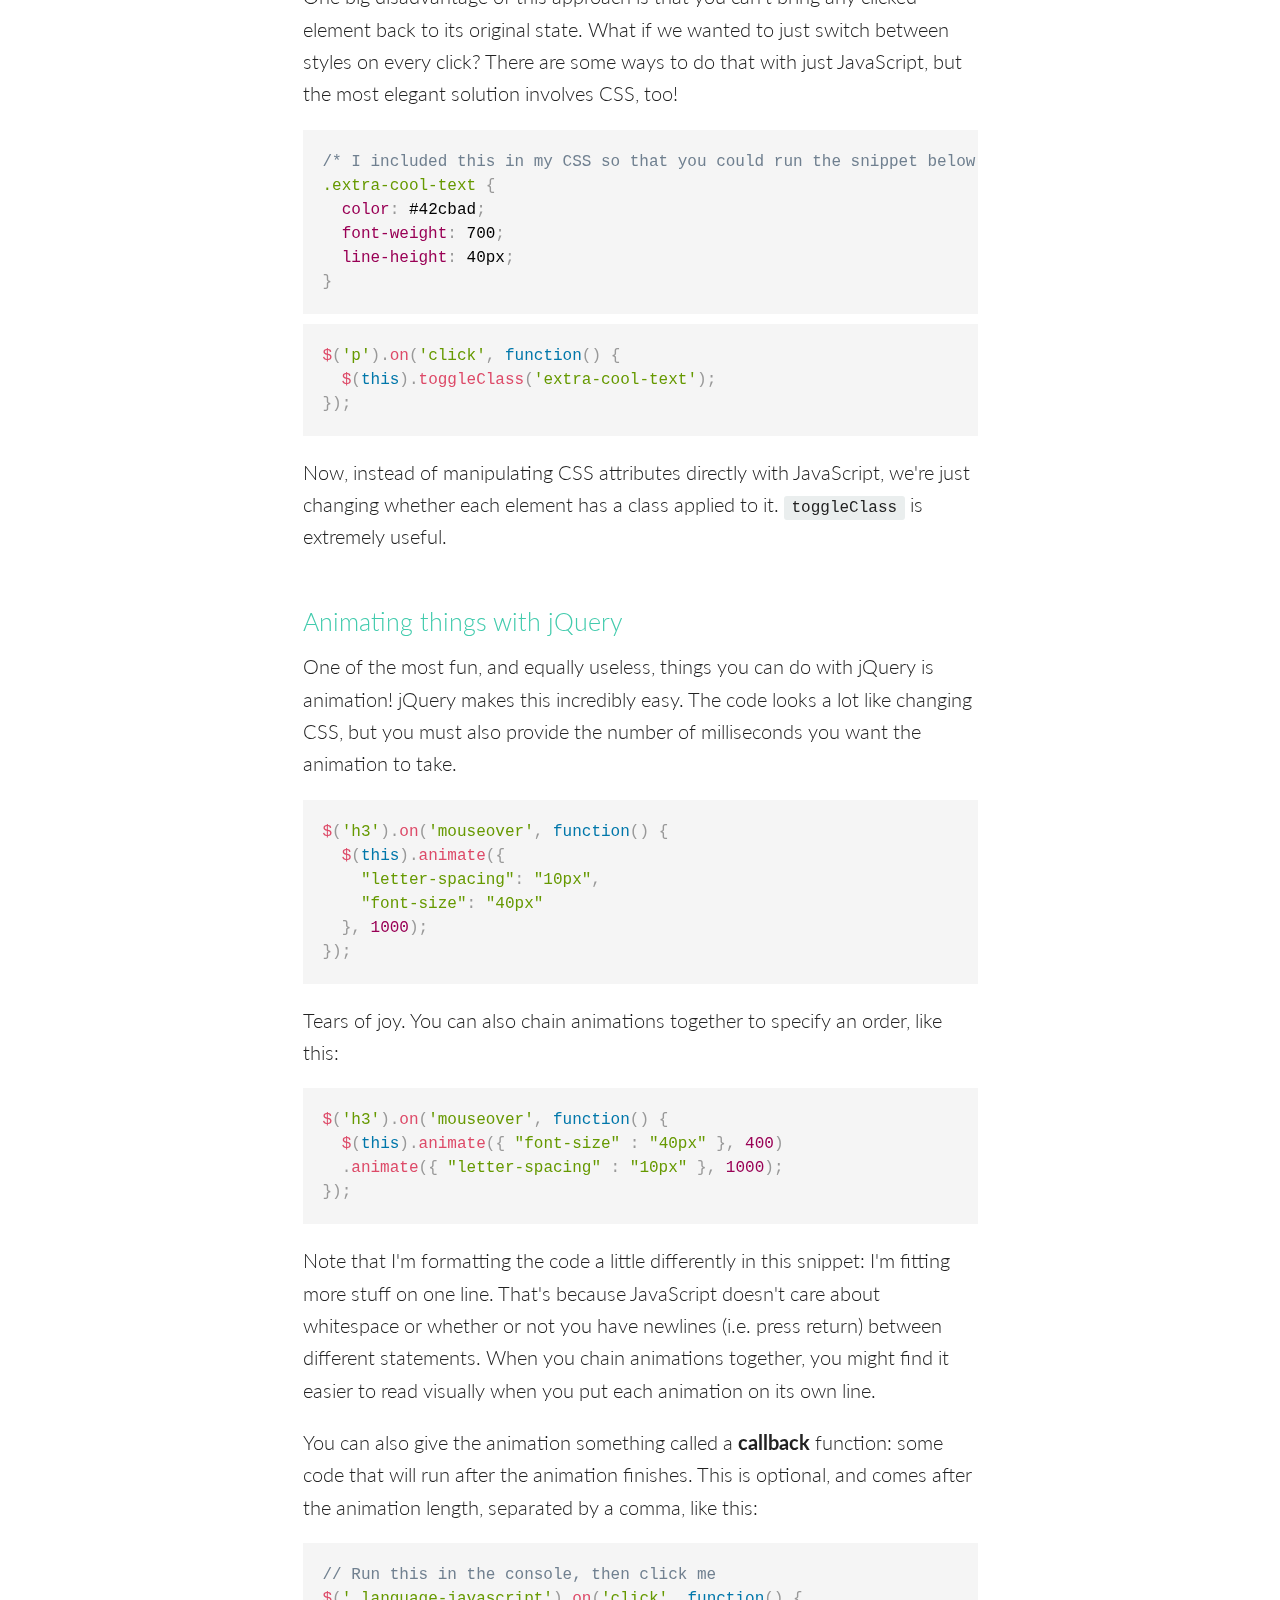
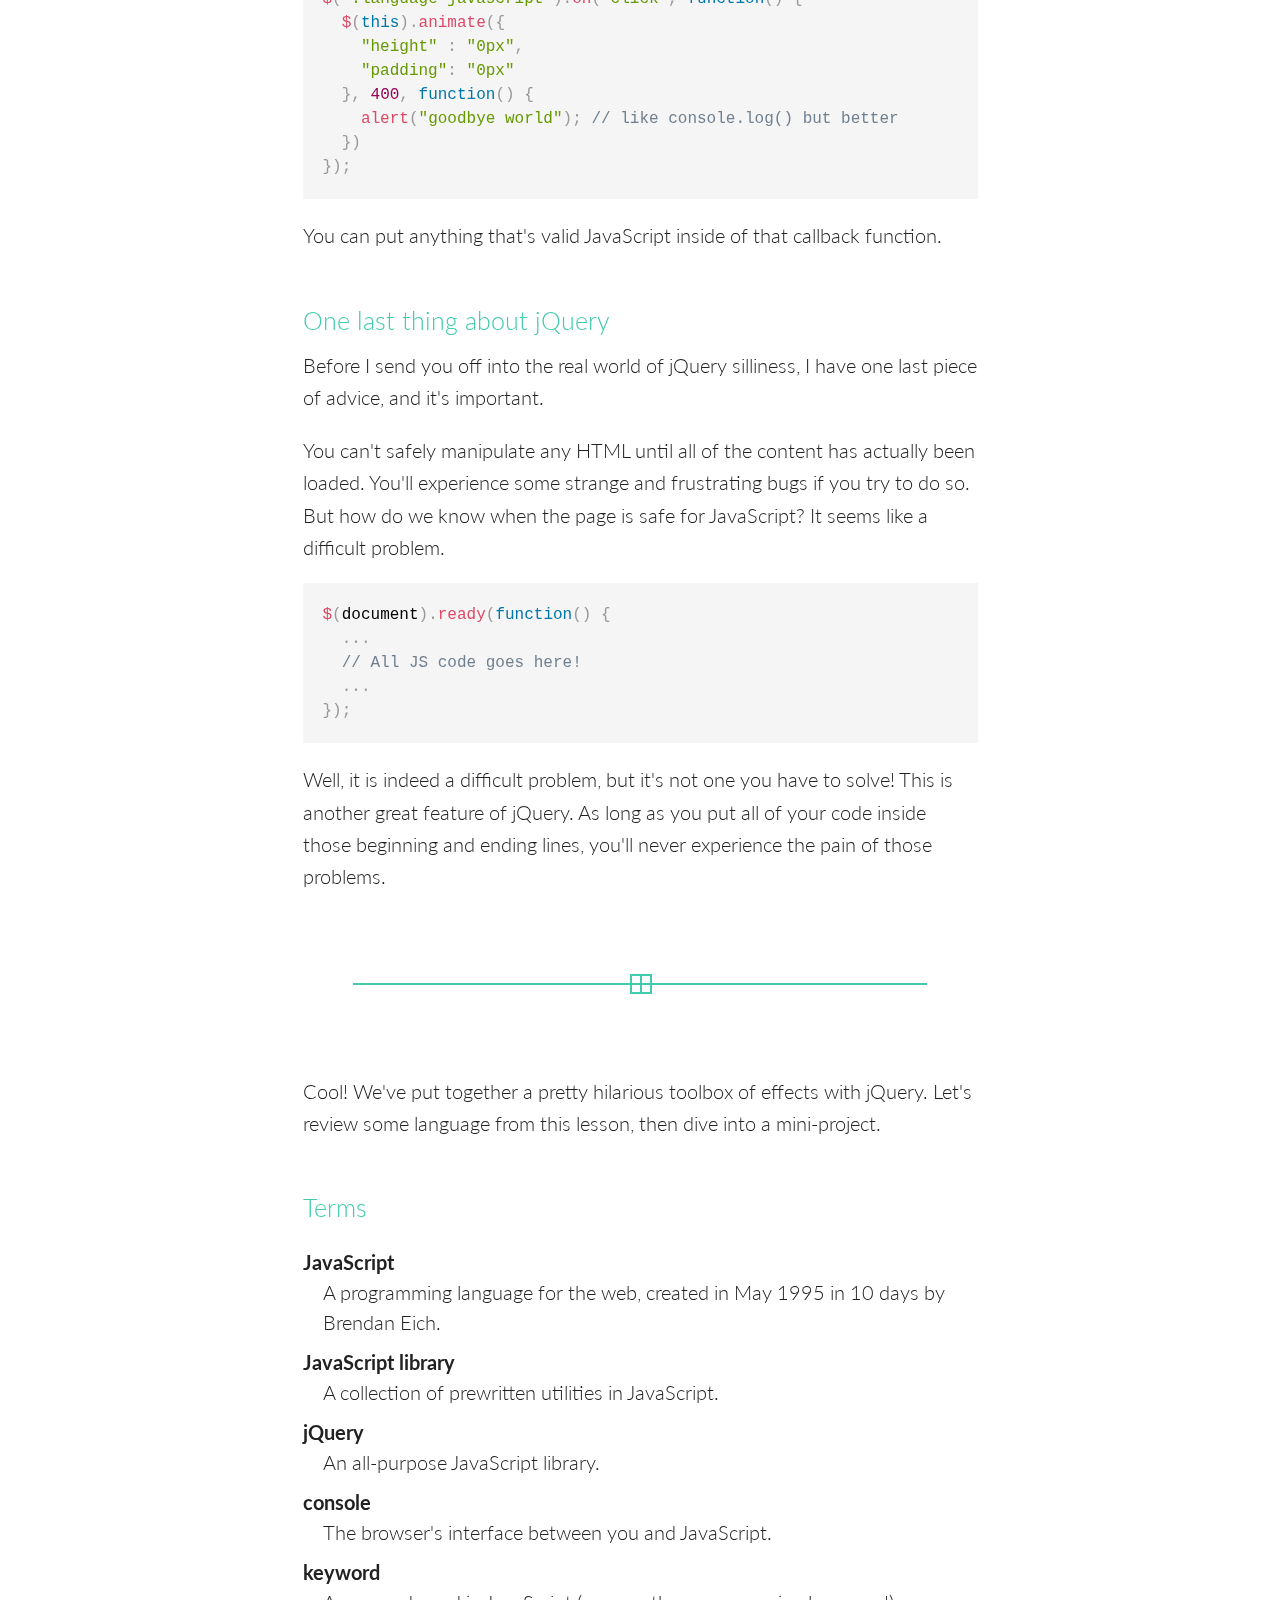
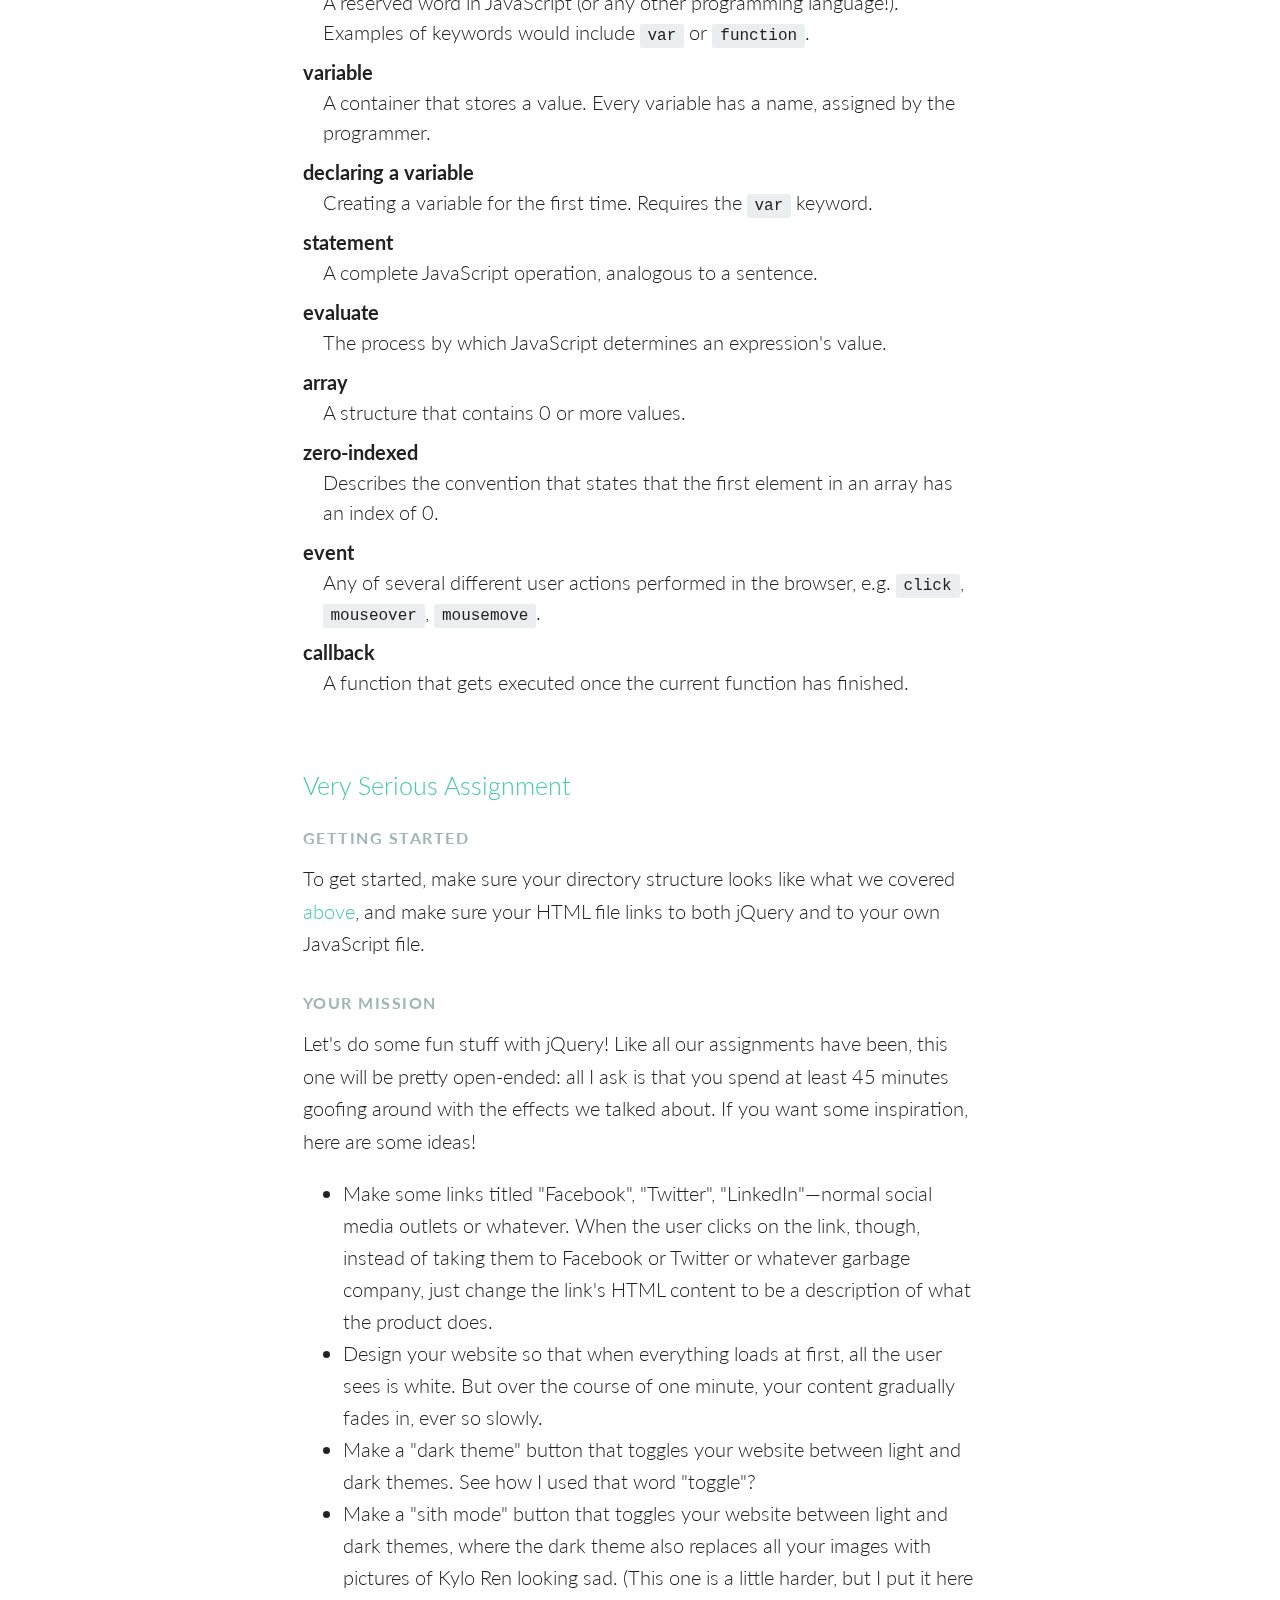
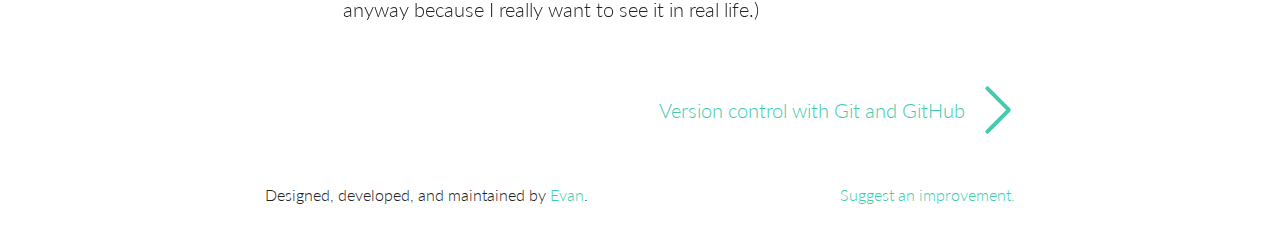
<file: js.html>
<!DOCTYPE html>
<html>
<head>
    <meta charset="utf-8" />
    <title>From Zero to Website</title>
    <meta name="viewport" content="width=device-width, initial-scale=1.0" />
    <meta name="description" content="Introductory web development curriculum, created by Evan Tarrh" />
    <meta name="robots" content="NOODP, index, follow" />
    <meta itemprop="name" content="From Zero to Website">
    <meta itemprop="description" content="Introductory web development curriculum, created by Evan Tarrh">
    <meta itemprop="image" content="">
    <!-- Twitter Card data -->
    <meta name="twitter:card" content="summary">
    <meta name="twitter:site" content="">
    <meta name="twitter:title" content="From Zero to Website">
    <meta name="twitter:description" content="Introductory web development curriculum, created by Evan Tarrh">
    <meta name="twitter:creator" content="">
    <meta name="twitter:image:src" content="">
    <meta name="twitter:domain" content="evan.land">
    <!-- Open Graph data (Facebook) -->
    <meta property="og:title" content="From Zero to Website" />
    <meta property="og:type" content="website" />
    <meta property="og:url" content="http://evan.land/jade/" />
    <meta property="og:image" content="" />
    <meta property="og:description" content="Introductory web development curriculum, created by Evan Tarrh" />
    <link rel="icon" type="image/png" href="/img/favicon/favicon-32x32.png" sizes="32x32" />
    <link rel="icon" type="image/png" href="/img/favicon/favicon-16x16.png" sizes="16x16" />
    <!-- Chrome Theme Color -->
    <meta name="theme-color" content="#42CBAD">

    <link href='https://fonts.googleapis.com/css?family=Lato:400,700,900,400italic' rel='stylesheet' type='text/css'>
    <link rel="stylesheet" type="text/css" href="/css/style.min.css" inline>
    <!-- Google Analytics go here -->
    <script>
        (function(i,s,o,g,r,a,m){i['GoogleAnalyticsObject']=r;i[r]=i[r]||function(){
        (i[r].q=i[r].q||[]).push(arguments)},i[r].l=1*new Date();a=s.createElement(o),
        m=s.getElementsByTagName(o)[0];a.async=1;a.src=g;m.parentNode.insertBefore(a,m)
        })(window,document,'script','//www.google-analytics.com/analytics.js','ga');
        ga('create', 'UA-50221324-4', 'auto');
        ga('send', 'pageview');
    </script>
</head>
<body>
    <div class="big-nav hidden">
        <div class="pages">
            <ul>
                <li><a href="/">Introduction</a></li>
                <li><a href="/html.html">HTML</a></li>
                <li><a href="/css.html">CSS</a></li>
                <li><a href="/js.html">Javascript</a></li>
                <li><a href="/git.html">Git and GitHub</a></li>
                <li><a href="/nextsteps.html">Next Steps</a></li>
            </ul>
        </div>
    </div>
    <div class="wrapper">
        <div id="burger" class="burger">
            <div class="patty"></div>
            <div class="patty"></div>
            <div class="patty"></div>
        </div>
        <div class="mobile-only mobile-header">
            <h1>From Zero to Website</h1>
        </div>
        <div class="content">
            <div class="headers hide-mobile">
  <h1>JavaScript</h1>
  <h2>Your website just got more fun</h2>
</div>

<p>Believe it or not, we already have most of the tools we need to make a fully-functioning website. However, HTML and CSS impose some frustrating restrictions on web development that get completely blown away when you have some familiarity with JavaScript.</p>

<p>It would be impossible to offer a complete course in JavaScript on one page of an introductory web development course, so let's take a little bit of a different approach to this. Instead of learning JavaScript concepts from the ground up, we'll learn how to do some cool things with an easy-to-use JavaScript <strong>library</strong> called <strong>jQuery</strong>.</p>

<!-- <p>Note that this is inadequate preparation for making anything more complex than personal sites! If you want to learn JavaScript properly, I cannot recommend <a href="http://eloquentjavascript.net/">Eloquent JavaScript</a> highly enough. You don't need any programming background to start reading it, and you'll be surprised how quickly you'll get into some really advanced concepts.</p> -->

<p>We'll cover a lot of ground in a short amount of time, and we'll come out on the other side of this lesson with some really, really cool tricks up our sleeves. Onwards and upwards!</p>

<div class="separator"></div>

<!-- <p>While HTML and CSS can make a website look great, they have their shortcomings. With just HTML and CSS, it's impossible to change what's on the page once it loads. JavaScript allows us to do just that&mdash;it lets us manipulate HTML elements and their properties while someone's viewing the page.</p> -->

<h3 id="console"><a href="#console">JavaScript in the Console</a></h3>

<p>Let's start by opening up the <strong>console</strong>! To do this, inspect element anywhere on this page, then choose "console" from the tabs at the top of the inspector. Inside the console, type <code class="inline-code">console.log("Hello website!");</code>, and press enter.</p>

<p>The console is like a little JavaScript sandbox. When you write JavaScript statements in the console, it gets interpreted just like any JavaScript that might have already been included on the website. That means <span class="major-key">the console is a great place to experiment with JavaScript</span>! Bear in mind that anything you do in the console only affects your current session in your browser. So, if you mess anything up super bad, you can always just refresh.</p>

<p>You can open up the console on any website you visit! Because any JavaScript errors also get reported to the console, there might already be a lot of garbage inside the console, depending on the site. No matter what, though, you'll always be able to type things into the console and play around with the HTML on the website.</p>

<p>You can also use <code class="inline-code">console.log</code> statements in JavaScript files. It'll print whatever you put inside the parentheses to the console.</p>

<p>One last thing&colon; you should run all of the JS snippets from this lesson in your console. If you want to live life to the fullest, try modifying each of the snippets a little bit after running them to make sure you understand what's happening and see what works.</p>

<h3 id="var"><a href="#var">JavaScript Variables</a></h3>

<p>In JavaScript, we need to be familiar with the concept of a <strong>variable</strong>. Variables provide a way for us to store values.</p>

<pre><code class="language-javascript">var myFavoriteRapper = "Drake";
console.log("My favorite rapper is " &plus; myFavoriteRapper);</code></pre>

<p class="with-list">This is a short snippet of JavaScript, but there's a lot to talk about! Let's start by breaking the first line into five separate components.</p>
<ol>
  <li>The <strong>keyword</strong> <code class="inline-code">var</code> indicates that we're <strong>declaring</strong> a variable.</li>
  <li>The name <code class="inline-code">myFavoriteRapper</code> is how we'll refer to this variable in the code after this line in our JavaScript file.</li>
  <li>The <code class="inline-code">=</code> sign is the assignment operator in JavaScript. It stores whatever value is on the right side of the operator into the variable  on the left side.</li>
  <li><code class="inline-code">"Drake"</code> is the value being stored into the variable.</li>
  <li>The semicolon, <code class="inline-code">;</code>, indicates that the <strong>statement</strong> is finished. Every JavaScript statement must end in a semicolon. For now, we can think of a statement as being equivalent to a line of code.</li>
</ol>
<p>The second line of code in that snippet should look familiar. We're just logging something to the console, but notice what's inside the parentheses&colon; <code class="inline-code">"My favorite rapper is " &plus; myFavoriteRapper</code>. This expression gets <strong>evaluated</strong> to the string "My favorite rapper is Drake", because you can add strings together with a &plus; sign in JavaScript. <code class="inline-code">myFavoriteRapper</code> contains the string <code class="inline-code">"Drake"</code>, so JavaScript puts the two strings together&semi; it doesn't care that one of the strings is stored in a variable.</p>

<p>Now let's look at an extended version of this snippet.</p>

<pre><code class="language-javascript">var myFavoriteRapper = "Drake";
console.log("My favorite rapper is " &plus; myFavoriteRapper);
myFavoriteRapper = "Kendrick";
console.log("Just kidding. It's " &plus; myFavoriteRapper &plus; ".");</code></pre>

<p>Now that we've already declared the <code class="inline-code">myFavoriteRapper</code> variable, we don't use the <code class="inline-code">var</code> keyword anymore when we want to change the variable's value. Now, when we use the variable in the last line, JavaScript evaluates it to the value to which it was most recently set: <code class="inline-code">"Kendrick"</code>.</p>

<p>If you ran that snippet in the console, or put it in a JavaScript file, you would get the following output:</p>

<pre><code class="language-javascript">My favorite rapper is Drake
Just kidding. It's Kendrick.</code></pre>

<h3 id="arrays"><a href="#arrays">Grouping values with arrays</a></h3>
<p>Before we take a look at all the tricks we can do with jQuery, we need to cover one more JavaScript fundamental: the <strong>array</strong>. Arrays are useful for storing groups of values, where it would be unwieldy to have a variable for every single one.</p>

<pre><code class="language-javascript">var numbers = [4, 8, 15, 16, 23, 42];
console.log(numbers[1]);</code></pre>

<p>In this example, <code class="inline-code">numbers</code> is a variable that stores an array that contains six values. We can access these values with the syntax <code class="inline-code">arrayName[index]</code>. So, the expression <code class="inline-code">numbers[1]</code> will evaluate to the whatever's stored at position 1 in in <code class="inline-code">numbers</code>.</p>

<p>However, the thing that's stored at position 1 in <code class="inline-code">numbers</code> is actually <code class="inline-code">8</code>! That's because arrays are <strong>zero-indexed</strong> in JavaScript, meaning that the indices start at 0. So, to get the first element in <code class="inline-code">numbers</code>, we would need to write <code class="inline-code">numbers[0]</code>.</p>

<!-- length? random element? -->

<div class="separator"></div>

<p>Let's take a break for a second! We're going through these concepts really quickly. I'd recommend going back and rereading the JavaScript we've covered up until now, making sure you understand everything that's going on in the snippets.</p>

<p>If you don't understand everything completely, please read Chapters <a href="http://eloquentjavascript.net/01_values.html">1</a> and <a href="http://eloquentjavascript.net/02_program_structure.html">2</a> of Eloquent JavaScript. It offers a much more complete background to what we're doing now.</p>

<p>If you do understand all the snippets, read Chapters 1 and 2 of Eloquent JS anyway! Read more if you have the time. Trust me when I say that it will serve you well in the long run.</p>

<p>Also, it's OK if this stuff feels hard. JavaScript is such a vast and deep topic that it's impossible to get the hang of it quickly. Remember&colon; if you meet anyone who says they're a JavaScript expert, they are either very very experienced or wrong.</p>

<p>Once you feel like you're up to speed, we'll learn how to make it work with HTML!</p>

<div class="separator"></div>

<h3 id="linking"><a href="#linking">Putting JavaScript on your website</a></h3>
<p>Inserting JavaScript into a website is pretty similar to linking to a CSS file. Use a <code class="inline-code">script</code> element to include your file right at the bottom of your <code class="inline-code">body</code>&colon;</p>

<pre><code class="language-markup">&lt;!DOCTYPE html&gt;
&lt;html&gt;
    &lt;head&gt;
        &lt;!-- All your head attributes --&gt;
    &lt;/head&gt;
    &lt;body&gt;
        &lt;!-- Content goes here --&gt;
        &lt;script src="https://ajax.googleapis.com/ajax/libs/jquery/2.1.3/jquery.min.js"&gt;&lt;/script&gt;
        &lt;script src="/js/index.js"&gt;&lt;/script&gt;
    &lt;/body&gt;
&lt;/html&gt;</code></pre>

<p>Note that, based on the <code class="inline-code">src</code> attribute of the <code class="inline-code">script</code>, <code class="inline-code">index.js</code> is inside a folder. This follows the same pattern we established in the CSS lesson&colon; create a folder called <code class="inline-code">js</code> and put it at the same level as your <code class="inline-code">index.html</code>, so that any JavaScript files will live inside that new folder. Your files should now look like this&colon;</p>

<pre><code class="language-markup">website/
  - css/
    - style.css
  - js/
    - index.js
  - index.html</code></pre>

<h3 id="jquery"><a href="#jquery">jQuery is your friend</a></h3>

<p>jQuery makes JavaScript easier to use. With jQuery, selecting all the paragraphs on a page is as easy as <code class="inline-code">$('p')</code>, where the pure-JS analog would look like <code class="inline-code">document.getAllElementsByTagName('p')</code>. Anytime you see or use a <code class="inline-code">$</code> in JavaScript, that means you're using some features from jQuery.</p>

<p>Before we go any further, let's draw some hard lines about what jQuery is and how to use it.</p>

<h4>What jQuery Actually Is</h4>
<p>In the introduction, I said that jQuery was a JavaScript library, but I didn't explain any further. What that means is that it's a collection of pre-written JavaScript utilities that abstract away a lot of the headaches caused by doing things in JS that feel like they should be easy, but end up being complex and annoying. jQuery isn't another programming language, even though it can feel like one sometimes&colon; that means that you can use jQuery in normal JavaScript files, as long as you import the jQuery library on your website.

<h4>Importing jQuery</h4>

<p>There are a couple of ways to put jQuery on your website, but the one I'd recommend is by letting Google host it. This is actually the same way Google Fonts works&colon; you just link to the content from Google before you link to your own code. Again, the snippet goes at the bottom of the <code class="inline-code">body</code>&colon;</p>

<pre><code class="language-markup">&lt;body&gt;
    &lt;!-- Content goes here --&gt;
    &lt;script src="https://ajax.googleapis.com/ajax/libs/jquery/2.1.3/jquery.min.js"&gt;&lt;/script&gt;
    &lt;script src="/js/index.js"&gt;&lt;/script&gt;
&lt;/body&gt;</code></pre>

<p>OK! We're ready to do some wild things using jQuery and JavaScript.</p>

<div class="separator"></div>

<h3 id="selectors"><a href="#selectors">Using jQuery selectors</a></h3>

<p>As I mentioned before, selecting all the paragraphs on the page is as easy as <code class="inline-code">$('p')</code> when you use jQuery. Selecting things in jQuery works a lot like CSS&colon; you can select based on class names or tag names, and you can combine selectors with commas.</p>

<pre><code class="language-javascript">$('a')
$('.major-key')
$('h1, h2, h3, h4')
</code></pre>

<!-- this is not 100% true but it's the easiest way to think about it.... -->
<p>Each of these selections returns an array of HTML elements&mdash;just like arrays can contain numbers or strings, they can also contain more complex objects like HTML elements. For example, <code class="inline-code">$('a')[0]</code> would give you the first link on the page. Try this in the console now!</p>

<p>This means that jQuery makes it really easy for us to manipulate a lot of HTML elements all at once. For example, we can change the content of HTML elements really easily. Try running the following line of code in your console:</p>

<pre><code class="language-javascript">$('.inline-code').html('lol');</code></pre>

<p>&lpar;Unfortunately, there is no concept of an &ldquo;undo&rdquo; button in the console. Remember how I said you'll sometimes have to refresh to get things back to their original state?&rpar;</p>

<p>There are other, less destructive things you can do with HTML in jQuery. Let's take a quick look now&colon;</p>

<pre><code class="language-javascript">// Returns content of first HTML element that matches the selector
$('.inline-code').html()&semi;

// Inserts HTML snippet at end of element (inside the element)
$('h3').append(' &lt;a href="https://www.youtube.com/watch?v=iZJXvjeWlVA"&gt;:O&lt;/a&gt;')&semi;

// Inserts HTML snippet after element
$('h3').after('&lt;p&gt;Time to learn!&lt;/p&gt;')&semi;</code></pre>

<p>The opportunities are endless! The world is your oyster!</p>

<h3 id="events"><a href="#events"><span class="major-key">Handling events with jQuery is a major key</span></a></h3>
<p>What we've seen so far makes it easy to do some silly things. But what if we could manipulate HTML elements depending on what the user does? Suddenly, we'd have a lot more power. That's what <strong>events</strong> are for! Let's take a look at an example.</p>

<pre><code class="language-javascript">$('.inline-code').on('click', function() {
  $(this).html('wow lol');
});</code></pre>

<p>This is a snippet that changes the content of every <code class="inline-code">.inline-code</code> element when you click on it. Copy and paste it into the console to see what the effect is! Let's go through it carefully to understand what's really going on.</p>


<pre><code class="language-javascript">// For everything that matches this selector,   when you click it,   do this thing:
$('.inline-code')&middot;&middot;&middot;&middot;&middot;&middot;&middot;&middot;&middot;&middot;&middot;&middot;&middot;&middot;&middot;&middot;&middot;&middot;&middot;&middot;&middot;&middot;&middot;&middot;&middot;&middot;&middot;&middot;&middot;&middot;&middot;.on('click',&middot;&middot;&middot;&middot;&middot;&middot;&middot;&middot; function() {

// Change only the clicked element's HTML content to   "wow lol".
  $(this).html&middot;&middot;&middot;&middot;&middot;&middot;&middot;&middot;&middot;&middot;&middot;&middot;&middot;&middot;&middot;&middot;&middot;&middot;&middot;&middot;&middot;&middot;&middot;&middot;&middot;&middot;&middot;&middot;&middot;&middot;&middot;&middot;&middot;&middot;&middot;&middot;&middot;&middot;&middot;&middot; ('wow lol');

}); // (closing parens and braces as necessary)</code></pre>

<p class="with-list">Along with <code class="inline-code">click</code> events, there are some other events that are useful to know when building things with jQuery&colon;</p>
<ul>
  <li><code class="inline-code">dblclick</code>: double-click on an element</li>
  <li><code class="inline-code">mouseover</code>: user's mouse moves on top of an element</li>
  <li><code class="inline-code">mouseout</code>: user's mouse leaves an element</li>
  <li><code class="inline-code">mousemove</code>: user moves their mouse</li>
  <li><code class="inline-code">keydown</code>: user presses a key on their keyboard &lpar;to trigger actions based on which key they pressed, check out <a href="http://eloquentjavascript.net/14_event.html#c_HHTiM1P8JU">these</a> <a href="http://unixpapa.com/js/testkey.html">references</a>!&rpar;</li>
  <li><code class="inline-code">scroll</code>: user scrolls &lpar;if you're viewing this on Chrome on a desktop, there's a special effect on the page that uses this!&rpar;</li>
</ul>


<h3 id="styles"><a href="#styles">Manipulating CSS with jQuery</a></h3>

<p>One of the most useful things you can do with jQuery is changing CSS based on certain events. Just like we can manipulate HTML content with <code class="inline-code">html</code>, we can change all kinds of CSS using <code class="inline-code">css</code>.</p>
<pre><code class="language-javascript">$('p').on('click', function() {
  $(this).css({
    "color": "#42cbad",
    "font-weight": "700",
    "line-height": "40px",
    // "attribute": "value",
  });
});</code></pre>
<p>Note that each property-value pair is in quotes, and goes inside curly braces &lpar;<code class="inline-code">{}</code>&rpar;. Also, each pair has a comma after it, though the comma on the last pair is optional.</p>
<p>One big disadvantage of this approach is that you can't bring any clicked element back to its original state. What if we wanted to just switch between styles on every click? There are some ways to do that with just JavaScript, but the most elegant solution involves CSS, too!</p>
<pre><code class="language-css">/* I included this in my CSS so that you could run the snippet below! */
.extra-cool-text {
  color: #42cbad;
  font-weight: 700;
  line-height: 40px;
}</code></pre>
<pre><code class="language-javascript">$('p').on('click', function() {
  $(this).toggleClass('extra-cool-text');
});</code></pre>
<p>Now, instead of manipulating CSS attributes directly with JavaScript, we're just changing whether each element has a class applied to it. <code class="inline-code">toggleClass</code> is extremely useful.</p>

<h3 id="animation"><a href="#animation">Animating things with jQuery</a></h3>
<p>One of the most fun, and equally useless, things you can do with jQuery is animation! jQuery makes this incredibly easy. The code looks a lot like changing CSS, but you must also provide the number of milliseconds you want the animation to take.</p>

<pre><code class="language-javascript">$('h3').on('mouseover', function() {
  $(this).animate({
    "letter-spacing": "10px",
    "font-size": "40px"
  }, 1000);
});</code></pre>

<p>Tears of joy. You can also chain animations together to specify an order, like this&colon;</p>
<pre><code class="language-javascript">$('h3').on('mouseover', function() {
  $(this).animate({ "font-size" : "40px" }, 400)
  .animate({ "letter-spacing" : "10px" }, 1000);
});</code></pre>

<p>Note that I'm formatting the code a little differently in this snippet&colon; I'm fitting more stuff on one line. That's because JavaScript doesn't care about whitespace or whether or not you have newlines (i.e. press return) between different statements. When you chain animations together, you might find it easier to read visually when you put each animation on its own line.</p>

<p>You can also give the animation something called a <strong>callback</strong> function&colon; some code that will run after the animation finishes. This is optional, and comes after the animation length, separated by a comma, like this&colon;</p>
<pre><code class="language-javascript">// Run this in the console, then click me
$('.language-javascript').on('click', function() {
  $(this).animate({
    "height" : "0px",
    "padding": "0px"
  }, 400, function() {
    alert("goodbye world"); // like console.log() but better
  })
});</code></pre>

<p>You can put anything that's valid JavaScript inside of that callback function.</p>

<h3 class="onload"><a href="#onload">One last thing about jQuery</a></h3>
<p>Before I send you off into the real world of jQuery silliness, I have one last piece of advice, and it's important.</p>

<p>You can't safely manipulate any HTML until all of the content has actually been loaded. You'll experience some strange and frustrating bugs if you try to do so. But how do we know when the page is safe for JavaScript? It seems like a difficult problem.</p>

<pre><code class="language-javascript">$(document).ready(function() {
  ...
  // All JS code goes here!
  ...
});</code></pre>

<p>Well, it is indeed a difficult problem, but it's not one you have to solve! This is another great feature of jQuery. As long as you put all of your code inside those beginning and ending lines, you'll never experience the pain of those problems.</p>

<div class="separator"></div>

<p>Cool! We've put together a pretty hilarious toolbox of effects with jQuery. Let's review some language from this lesson, then dive into a mini-project.</p>

<h3 id="terms"><a href="#terms">Terms</a></h3>

<dl>
  <dt>JavaScript</dt>
  <dd>A programming language for the web, created in May 1995 in 10 days by Brendan Eich.</dd>
  <dt>JavaScript library</dt>
  <dd>A collection of prewritten utilities in JavaScript.</dd>
  <dt>jQuery</dt>
  <dd>An all-purpose JavaScript library.</dd>
  <dt>console</dt>
  <dd>The browser's interface between you and JavaScript.</dd>
  <dt>keyword</dt>
  <dd>A reserved word in JavaScript (or any other programming language!). Examples of keywords would include <code class="inline-code">var</code> or <code class="inline-code">function</code>.</dd>
  <dt>variable</dt>
  <dd>A container that stores a value. Every variable has a name, assigned by the programmer.</dd>
  <dt>declaring a variable</dt>
  <dd>Creating a variable for the first time. Requires the <code class="inline-code">var</code> keyword.</dd>
  <dt>statement</dt>
  <dd>A complete JavaScript operation, analogous to a sentence.</dd>
  <dt>evaluate</dt>
  <dd>The process by which JavaScript determines an expression's value.</dd>
  <dt>array</dt>
  <dd>A structure that contains 0 or more values.</dd>
  <dt>zero-indexed</dt>
  <dd>Describes the convention that states that the first element in an array has an index of 0.</dd>
  <dt>event</dt>
  <dd>Any of several different user actions performed in the browser, e.g. <code class="inline-code">click</code>, <code class="inline-code">mouseover</code>, <code class="inline-code">mousemove</code>.</dd>
  <dt>callback</dt>
  <dd>A function that gets executed once the current function has finished.</dd>
</dl>

<h3 id="do-it-just-do-it"><a href="#do-it-just-do-it">Very Serious Assignment</a></h3>
<h4>Getting started</h4>
<p>To get started, make sure your directory structure looks like what we covered <a href="#linking">above</a>, and make sure your HTML file links to both jQuery and to your own JavaScript file.</p>

<h4>Your mission</h4>
<p>Let's do some fun stuff with jQuery! Like all our assignments have been, this one will be pretty open-ended&colon; all I ask is that you spend at least 45 minutes goofing around with the effects we talked about. If you want some inspiration, here are some ideas!</p>
<ul>
  <li>Make some links titled "Facebook", "Twitter", "LinkedIn"&mdash;normal social media outlets or whatever. When the user clicks on the link, though, instead of taking them to Facebook or Twitter or whatever garbage company, just change the link's HTML content to be a description of what the product does.</li>
  <li>Design your website so that when everything loads at first, all the user sees is white. But over the course of one minute, your content gradually fades in, ever so slowly.</li>
  <li>Make a "dark theme" button that toggles your website between light and dark themes. See how I used that word "toggle"?</li>
  <li>Make a "sith mode" button that toggles your website between light and dark themes, where the dark theme also replaces all your images with pictures of Kylo Ren looking sad. (This one is a little harder, but I put it here anyway because I really want to see it in real life.)</li>
</ul>


<script type="text/javascript">console.log("Hi! This is what happens when you console.log from inside a file.");</script>

<script src="https://ajax.googleapis.com/ajax/libs/jquery/2.1.3/jquery.min.js"></script>


        </div>
        <div class="inline-nav">
            <div class="next-subject"><a href="/git.html">Version control with Git and GitHub</a></div>
<div class="arrow">
  <a href="/git.html">
    <div class="line"></div>
    <div class="line"></div>
  </a>
</div>

        </div>
        <div class="footer">
            <span class="left">Designed, developed, and maintained by <a href="http://evantarrh.com">Evan</a>.</span>
            <span class="right"><a href="https://github.com/evantarrh/jade/issues/new">Suggest an improvement.</a></span>
        </div>
    </div>
    <script src="/js/burger.js"></script>
    <script src="/js/progress.js"></script>
    <script src="/js/lib/prism.js"></script>
</body>
</html>
</file>
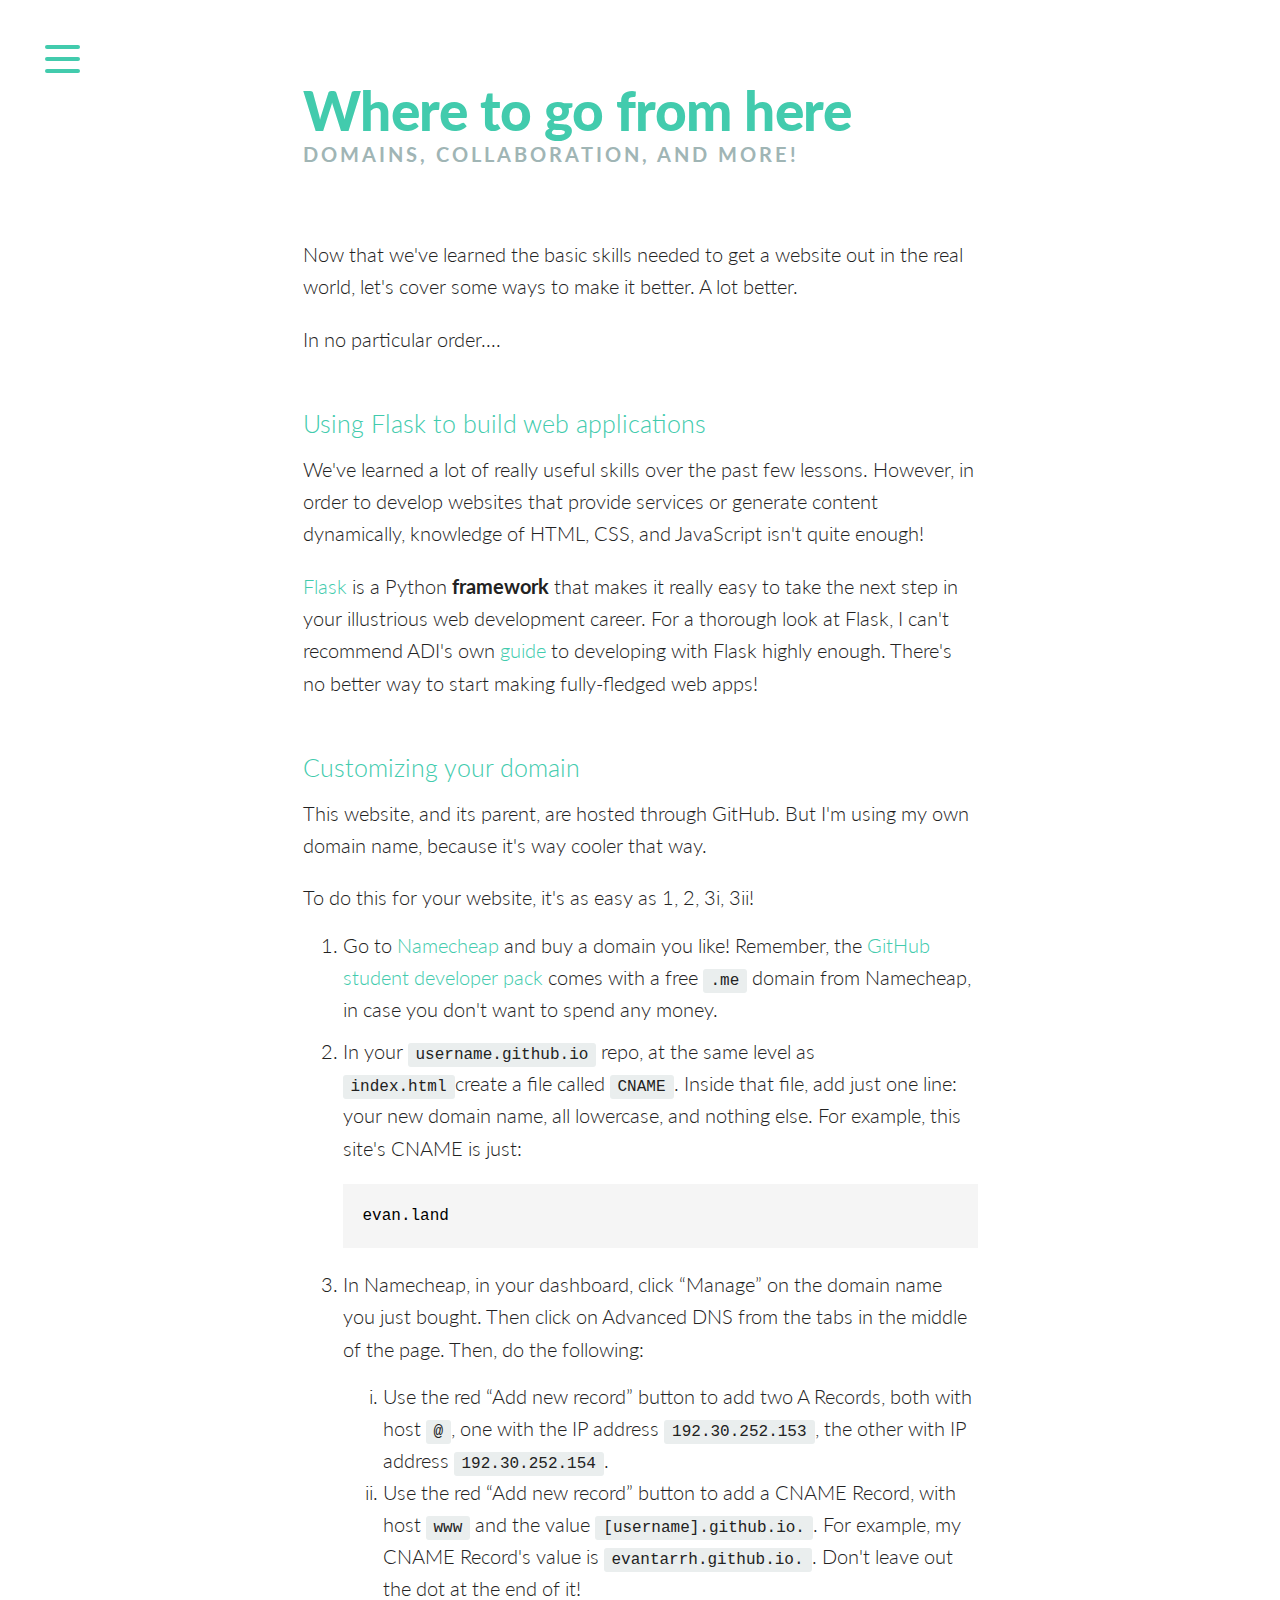
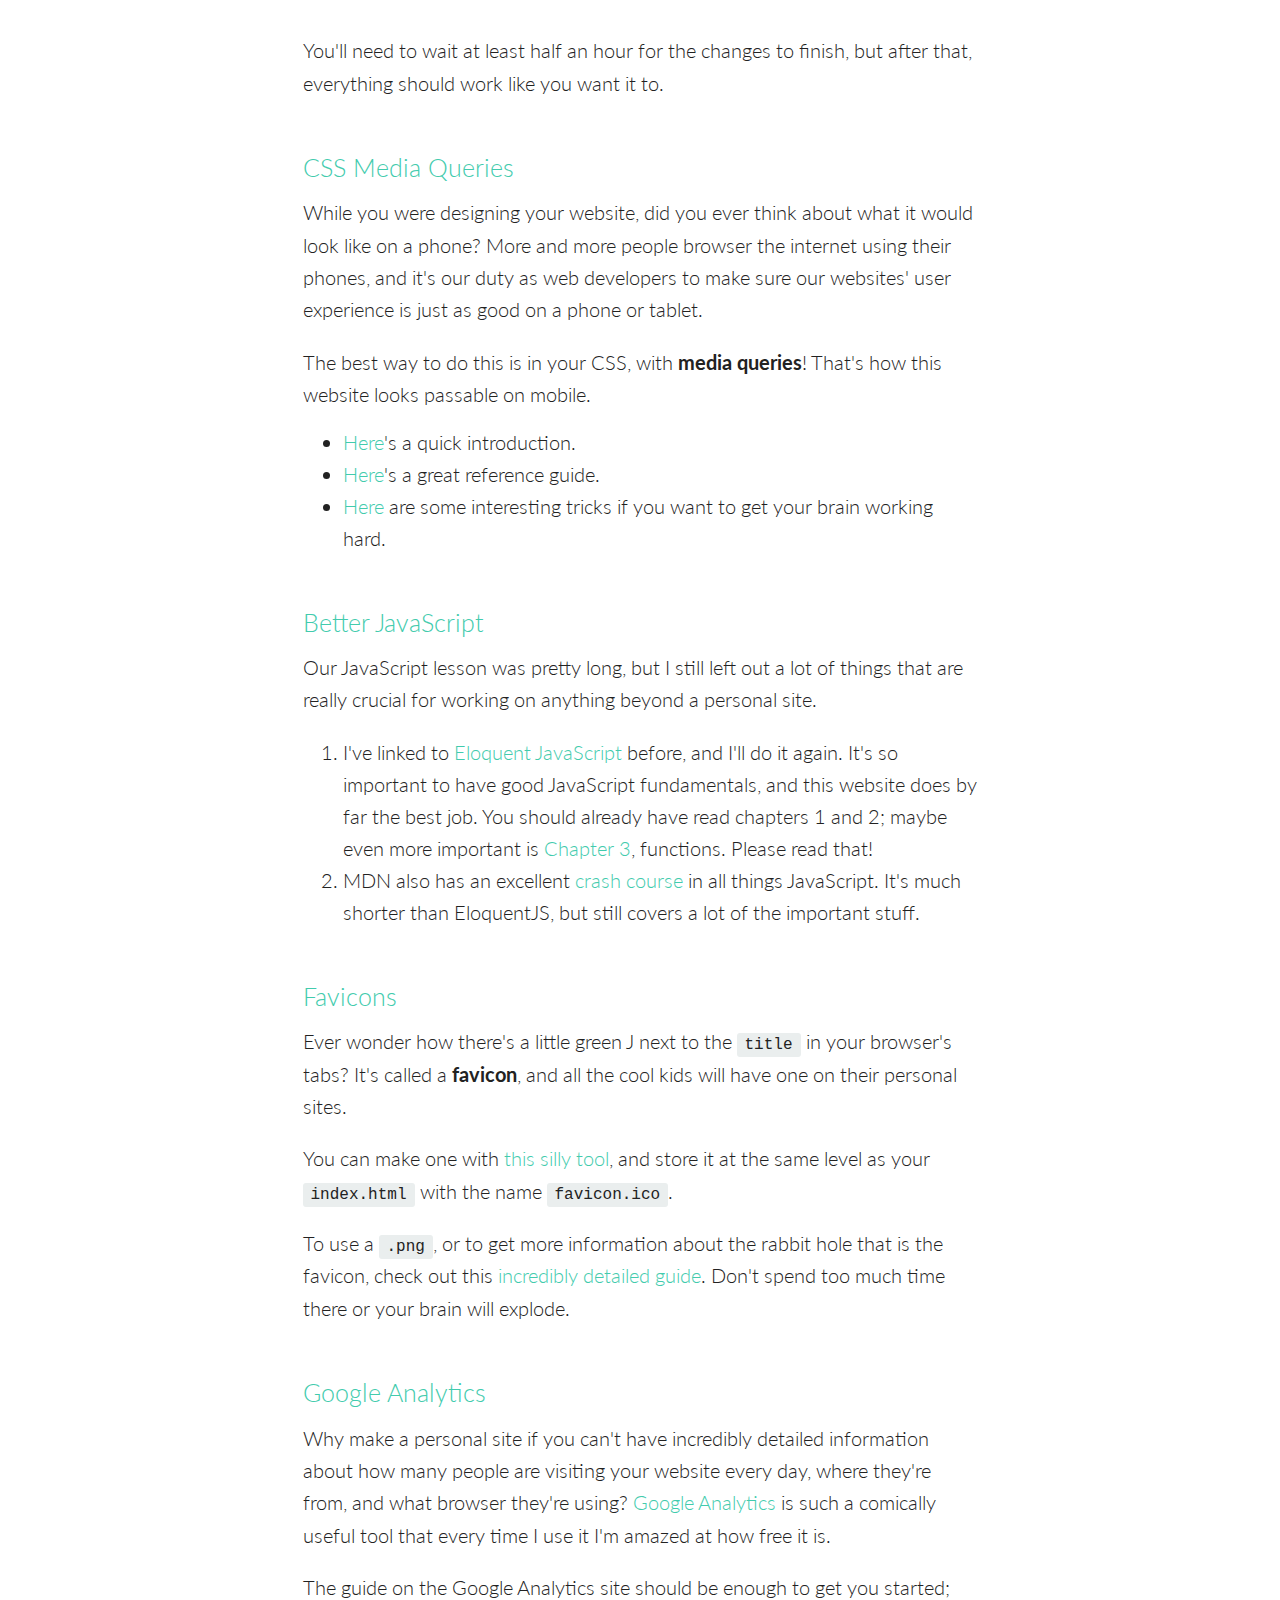
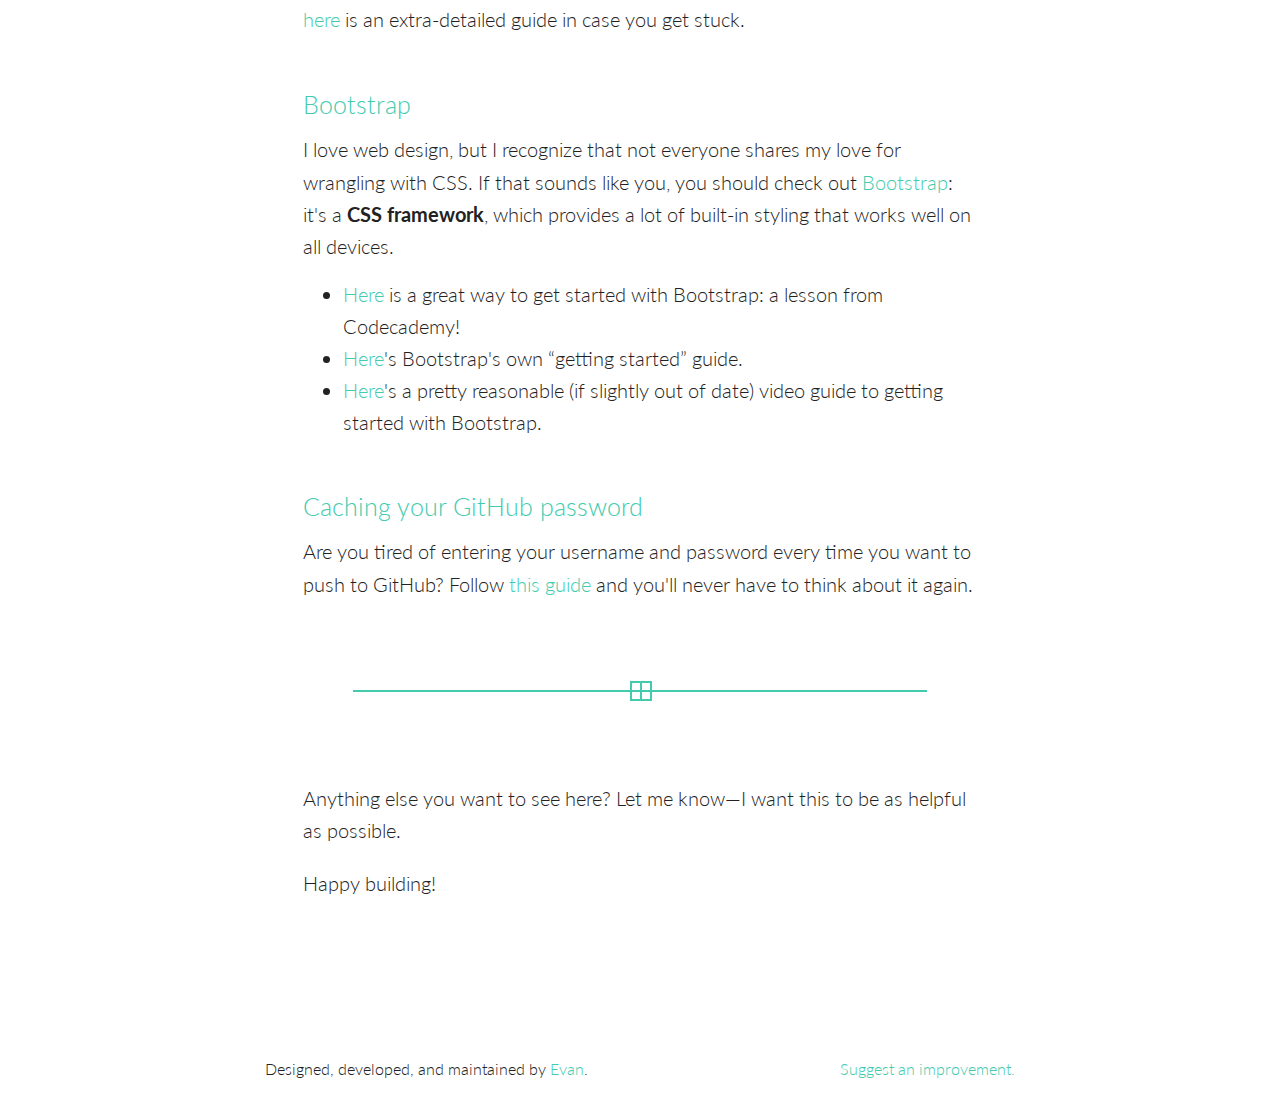
<file: nextsteps.html>
<!DOCTYPE html>
<html>
<head>
    <meta charset="utf-8" />
    <title>From Zero to Website</title>
    <meta name="viewport" content="width=device-width, initial-scale=1.0" />
    <meta name="description" content="Introductory web development curriculum, created by Evan Tarrh" />
    <meta name="robots" content="NOODP, index, follow" />
    <meta itemprop="name" content="From Zero to Website">
    <meta itemprop="description" content="Introductory web development curriculum, created by Evan Tarrh">
    <meta itemprop="image" content="">
    <!-- Twitter Card data -->
    <meta name="twitter:card" content="summary">
    <meta name="twitter:site" content="">
    <meta name="twitter:title" content="From Zero to Website">
    <meta name="twitter:description" content="Introductory web development curriculum, created by Evan Tarrh">
    <meta name="twitter:creator" content="">
    <meta name="twitter:image:src" content="">
    <meta name="twitter:domain" content="evan.land">
    <!-- Open Graph data (Facebook) -->
    <meta property="og:title" content="From Zero to Website" />
    <meta property="og:type" content="website" />
    <meta property="og:url" content="http://evan.land/jade/" />
    <meta property="og:image" content="" />
    <meta property="og:description" content="Introductory web development curriculum, created by Evan Tarrh" />
    <link rel="icon" type="image/png" href="/img/favicon/favicon-32x32.png" sizes="32x32" />
    <link rel="icon" type="image/png" href="/img/favicon/favicon-16x16.png" sizes="16x16" />
    <!-- Chrome Theme Color -->
    <meta name="theme-color" content="#42CBAD">

    <link href='https://fonts.googleapis.com/css?family=Lato:400,700,900,400italic' rel='stylesheet' type='text/css'>
    <link rel="stylesheet" type="text/css" href="/css/style.min.css" inline>
    <!-- Google Analytics go here -->
    <script>
        (function(i,s,o,g,r,a,m){i['GoogleAnalyticsObject']=r;i[r]=i[r]||function(){
        (i[r].q=i[r].q||[]).push(arguments)},i[r].l=1*new Date();a=s.createElement(o),
        m=s.getElementsByTagName(o)[0];a.async=1;a.src=g;m.parentNode.insertBefore(a,m)
        })(window,document,'script','//www.google-analytics.com/analytics.js','ga');
        ga('create', 'UA-50221324-4', 'auto');
        ga('send', 'pageview');
    </script>
</head>
<body>
    <div class="big-nav hidden">
        <div class="pages">
            <ul>
                <li><a href="/">Introduction</a></li>
                <li><a href="/html.html">HTML</a></li>
                <li><a href="/css.html">CSS</a></li>
                <li><a href="/js.html">Javascript</a></li>
                <li><a href="/git.html">Git and GitHub</a></li>
                <li><a href="/nextsteps.html">Next Steps</a></li>
            </ul>
        </div>
    </div>
    <div class="wrapper">
        <div id="burger" class="burger">
            <div class="patty"></div>
            <div class="patty"></div>
            <div class="patty"></div>
        </div>
        <div class="mobile-only mobile-header">
            <h1>From Zero to Website</h1>
        </div>
        <div class="content">
            <div class="headers hide-mobile">
  <h1>Where to go from here</h1>
  <h2>Domains, collaboration, and more!</h2>
</div>

<p>Now that we've learned the basic skills needed to get a website out in the real world, let's cover some ways to make it better. A lot better.</p>

<p>In no particular order....</p>

<h3 id="flask"><a href="#flask">Using Flask to build web applications</a></h3>
<p>We've learned a lot of really useful skills over the past few lessons. However, in order to develop websites that provide services or generate content dynamically, knowledge of HTML, CSS, and JavaScript isn't quite enough!</p>
<p><a href="http://flask.pocoo.org/">Flask</a> is a Python <strong>framework</strong> that makes it really easy to take the next step in your illustrious web development career. For a thorough look at Flask, I can't recommend ADI's own <a href="http://learn.adicu.com/webdev/">guide</a> to developing with Flask highly enough. There's no better way to start making fully-fledged web apps!</p>

<h3 id="domains"><a href="#domains">Customizing your domain</a></h3>
<p>This website, and its parent, are hosted through GitHub. But I'm using my own domain name, because it's way cooler that way.</p>
<p class="with-list">To do this for your website, it's as easy as 1, 2, 3i, 3ii!</p>
<ol>
  <li>Go to <a href="https://namecheap.com">Namecheap</a> and buy a domain you like! Remember, the <a href="https://education.github.com/pack/">GitHub student developer pack</a> comes with a free <code class="inline-code">.me</code> domain from Namecheap, in case you don't want to spend any money.</li>
  <li><p>In your <code class="inline-code">username.github.io</code> repo, at the same level as <code class="inline-code">index.html</code>create a file called <code class="inline-code">CNAME</code>. Inside that file, add just one line&colon; your new domain name, all lowercase, and nothing else. For example, this site's CNAME is just&colon;</p>
  <pre><code class="language-markup">evan.land</code></pre></li>
  </li>
  <li><p class="with-list">In Namecheap, in your dashboard, click &ldquo;Manage&rdquo; on the domain name you just bought. Then click on Advanced DNS from the tabs in the middle of the page. Then, do the following&colon;</p>
    <ol class="roman">
      <li>Use the red &ldquo;Add new record&rdquo; button to add two A Records, both with host <code class="inline-code">@</code>, one with the IP address <code class="inline-code">192.30.252.153</code>, the other with IP address <code class="inline-code">192.30.252.154</code>.</li>
      <li>Use the red &ldquo;Add new record&rdquo; button to add a CNAME Record, with host <code class="inline-code">www</code> and the value <code class="inline-code">[username].github.io.</code>. For example, my CNAME Record's value is <code class="inline-code">evantarrh.github.io.</code>. Don't leave out the dot at the end of it!</li>
    </ol>
  </li>
</ol>
<p>You'll need to wait at least half an hour for the changes to finish, but after that, everything should work like you want it to.</p>

<h3 id="responsive"><a href="#responsive">CSS Media Queries</a></h3>
<p>While you were designing your website, did you ever think about what it would look like on a phone? More and more people browser the internet using their phones, and it's our duty as web developers to make sure our websites' user experience is just as good on a phone or tablet.</p>

<p class="with-list">The best way to do this is in your CSS, with <strong>media queries</strong>! That's how this website looks passable on mobile.</p>
<ul>
  <li><a href="http://learnlayout.com/media-queries.html">Here</a>'s a quick introduction.</li>
  <li><a href="https://developer.mozilla.org/en-US/docs/Web/CSS/Media_Queries/Using_media_queries">Here</a>'s a great reference guide.</li>
  <li><a href="https://css-tricks.com/logic-in-media-queries/">Here</a> are some interesting tricks if you want to get your brain working hard.</li>
</ul>

<h3 id="javascript"><a href="#javascript">Better JavaScript</a></h3>
<p>Our JavaScript lesson was pretty long, but I still left out a lot of things that are really crucial for working on anything beyond a personal site.</p>
<ol>
  <li>I've linked to <a href="http://eloquentjavascript.net">Eloquent JavaScript</a> before, and I'll do it again. It's so important to have good JavaScript fundamentals, and this website does by far the best job. You should already have read chapters 1 and 2&semi; maybe even more important is <a href="http://eloquentjavascript.net/03_functions.html">Chapter 3</a>, functions. Please read that!</li>
  <li>MDN also has an excellent <a href="https://developer.mozilla.org/en-US/docs/Web/JavaScript/A_re-introduction_to_JavaScript">crash course</a> in all things JavaScript. It's much shorter than EloquentJS, but still covers a lot of the important stuff.</li>
</ol>

<h3 id="favicons"><a href="#favicons">Favicons</a></h3>
<p>Ever wonder how there's a little green J next to the <code class="inline-code">title</code> in your browser's tabs? It's called a <strong>favicon</strong>, and all the cool kids will have one on their personal sites.</p>

<p>You can make one with <a href="http://www.favicon.cc/">this silly tool</a>, and store it at the same level as your <code class="inline-code">index.html</code> with the name <code class="inline-code">favicon.ico</code>.

<p>To use a <code class="inline-code">.png</code>, or to get more information about the rabbit hole that is the favicon, check out this <a href="https://github.com/audreyr/favicon-cheat-sheet">incredibly detailed guide</a>. Don't spend too much time there or your brain will explode.</p>

<h3 id="ga"><a href="#ga">Google Analytics</a></h3>
<p>Why make a personal site if you can't have incredibly detailed information about how many people are visiting your website every day, where they're from, and what browser they're using? <a href="https://google.com/analytics">Google Analytics</a> is such a comically useful tool that every time I use it I'm amazed at how free it is.</p>

<p>The guide on the Google Analytics site should be enough to get you started&semi; <a href="https://support.google.com/analytics/answer/1008015?hl=en">here</a> is an extra-detailed guide in case you get stuck.</p>

<h3 id="bootstrap"><a href="#bootstrap">Bootstrap</a></h3>
<p class="with-list">I love web design, but I recognize that not everyone shares my love for wrangling with CSS. If that sounds like you, you should check out <a href="https://getbootstrap.com">Bootstrap</a>&colon; it's a <strong>CSS framework</strong>, which provides a lot of built-in styling that works well on all devices.</p>
<ul>
  <li><a href="https://www.codecademy.com/courses/web-beginner-en-yjvdd/0/1">Here</a> is a great way to get started with Bootstrap&colon; a lesson from Codecademy!</li>
  <li><a href="https://getbootstrap.com/getting-started/">Here</a>'s Bootstrap's own &ldquo;getting started&rdquo; guide.</li>
  <li><a href="https://www.youtube.com/watch?v=YXVoqJEwqoQ">Here</a>'s a pretty reasonable &lpar;if slightly out of date&rpar; video guide to getting started with Bootstrap.</li>
</ul>

<h3 id="git-caching"><a href="#git-caching">Caching your GitHub password</a></h3>
<p>Are you tired of entering your username and password every time you want to push to GitHub? Follow <a href="https://help.github.com/articles/caching-your-github-password-in-git/">this guide</a> and you'll never have to think about it again.</p>

<div class="separator"></div>

<p>Anything else you want to see here? Let me know&mdash;I want this to be as helpful as possible.</p>

<p>Happy building!</p>


        </div>
        <div class="inline-nav">
            <!-- No more pages -->

        </div>
        <div class="footer">
            <span class="left">Designed, developed, and maintained by <a href="http://evantarrh.com">Evan</a>.</span>
            <span class="right"><a href="https://github.com/evantarrh/jade/issues/new">Suggest an improvement.</a></span>
        </div>
    </div>
    <script src="/js/burger.js"></script>
    <script src="/js/progress.js"></script>
    <script src="/js/lib/prism.js"></script>
</body>
</html>
</file>
<file: css/style.min.css>
html,body,div,span,applet,object,iframe,h1,h2,h3,h4,h5,h6,p,blockquote,pre,a,abbr,acronym,address,big,cite,code,del,dfn,em,img,ins,kbd,q,s,samp,small,strike,strong,sub,sup,tt,var,b,u,i,center,dl,dt,dd,ol,ul,li,fieldset,form,label,legend,table,caption,tbody,tfoot,thead,tr,th,td,article,aside,canvas,details,embed,figure,figcaption,footer,header,hgroup,menu,nav,output,ruby,section,summary,time,mark,audio,video{margin:0;padding:0;border:0;font-size:100%;font:inherit;vertical-align:baseline}article,aside,details,figcaption,figure,footer,header,hgroup,menu,nav,section{display:block}body{line-height:1}ol,ul{list-style:none}blockquote,q{quotes:none}blockquote:before,blockquote:after,q:before,q:after{content:'';content:none}table{border-collapse:collapse;border-spacing:0}h1{color:#42cbad;font-size:2.75rem;font-weight:900;letter-spacing:-0.5px;line-height:3rem}h1::-moz-selection{background-color:#eaeeee}h1::selection{background-color:#eaeeee}h2{color:#a0b5b5;font-size:1rem;font-weight:700;letter-spacing:3px;line-height:1.4rem;padding:0;text-transform:uppercase}h3{color:#42cbad;font-size:1.25rem;padding-top:2rem}h3 a{border-bottom:3px solid transparent;position:relative}h3 a:hover{border-bottom:3px solid #42cbad}h3::-moz-selection{background-color:#eaeeee}h3::selection{background-color:#eaeeee}h4{color:#a0b5b5;font-size:0.8rem;font-weight:700;letter-spacing:1.5px;line-height:1.4rem;padding-top:1rem;text-transform:uppercase}h4 .inline-code{text-transform:none}h5{font-size:0.75rem;text-transform:uppercase}p,.p{font-size:1rem;line-height:1.618rem;padding:0.5rem 0;position:relative}.with-list{padding-bottom:5px}.inline-code{background-color:#eaeeee;border-radius:3px;font-family:Monaco, monospace;font-size:0.8rem;line-height:0;padding:3px 8px}strong{font-weight:700}em{font-style:italic}*::-moz-selection{background-color:rgba(66,203,173,0.3)}*::selection{background-color:rgba(66,203,173,0.3)}@media screen and (max-width: 640px){h1{font-size:1.75rem}h4{font-size:1rem}}html,body{background-color:#fff;color:#222;font-family:"Lato","Helvetica Neue",Helvetica,Arial,sans-serif;font-size:20px;font-weight:300;line-height:1.5;position:relative}html{height:100%}body{min-height:100%}a,a:hover{color:inherit;text-decoration:none}img{max-width:100%}.wrapper{margin:0 auto;max-width:750px;min-height:100%}.wrapper:after{clear:both;content:' ';display:block}.content{margin:0 auto;-webkit-transition:0.2s all;transition:0.2s all;width:90%}.content:after{clear:both;content:' ';display:block}.content img{margin:0 auto}.headers{padding:4rem 0 3rem}.footer{bottom:0;height:80px;max-width:inherit;position:absolute;-webkit-transition:0.2s all;transition:0.2s all;width:100%}.footer .left{float:left;font-size:0.8rem;line-height:80px}.footer .right{float:right;font-size:0.8rem;line-height:80px}.image-wrapper{padding:0.5rem 0;text-align:center}.inline-nav{height:100px;padding:25px 0 75px;position:relative;text-align:right;width:100%}.inline-nav .next-subject{position:absolute;top:37.5%;-webkit-transform:translateY(-50%);transform:translateY(-50%);width:700px}.inline-nav .arrow{position:absolute;right:0;top:37.5%;-webkit-transform:translateY(-50%);transform:translateY(-50%)}.inline-nav .arrow .line{background-color:#42cbad;border-radius:2px;height:4px;width:34px}.inline-nav .arrow :first-child{margin-bottom:18px;-webkit-transform:rotate(45deg);transform:rotate(45deg)}.inline-nav .arrow :last-child{-webkit-transform:rotate(-45deg);transform:rotate(-45deg)}.separator{background:#42cbad;height:2px;margin:4rem auto;width:85%}.separator::after{border:2px solid #42cbad;content:'';height:16px;left:50%;position:absolute;-webkit-transform:translateY(-9px);transform:translateY(-9px);width:8px}.separator::before{border:2px solid #42cbad;border-right:0;content:'';height:16px;position:absolute;right:50%;-webkit-transform:translateY(-9px);transform:translateY(-9px);width:8px}@media screen and (max-width: 640px){.content{padding:0 10px}section{padding-left:2.5rem;padding-right:2.5rem}}code[class*="language-"],pre[class*="language-"]{color:black;font-family:Consolas, Monaco, 'Andale Mono', 'Ubuntu Mono', monospace;font-size:0.8rem;direction:ltr;text-align:left;white-space:pre;word-spacing:normal;word-break:normal;word-wrap:normal;line-height:1.5;-moz-tab-size:4;-o-tab-size:4;tab-size:4;-webkit-hyphens:none;-moz-hyphens:none;-ms-hyphens:none;hyphens:none}code[class*="language-"]::-moz-selection,pre[class*="language-"]::-moz-selection{background-color:rgba(66,203,173,0.3)}code[class*="language-"]::selection,pre[class*="language-"]::selection{background-color:rgba(66,203,173,0.3)}pre[class*="language-"]::-moz-selection,pre[class*="language-"] ::-moz-selection,code[class*="language-"]::-moz-selection,code[class*="language-"] ::-moz-selection{background:rgba(66,203,173,0.3)}pre[class*="language-"]::selection,pre[class*="language-"] ::selection,code[class*="language-"]::selection,code[class*="language-"] ::selection{background:rgba(66,203,173,0.3)}pre[class*="language-"]{padding:1rem;margin:0.5rem 0;overflow:auto}:not(pre)>code[class*="language-"],pre[class*="language-"]{background:#f5f5f5}:not(pre)>code[class*="language-"]{padding:.1em;border-radius:.3em;white-space:normal}.token.comment,.token.prolog,.token.doctype,.token.cdata{color:slategray}.token.punctuation{color:#999}.namespace{opacity:.7}.token.property,.token.tag,.token.boolean,.token.number,.token.constant,.token.symbol,.token.deleted{color:#905}.token.selector,.token.attr-name,.token.string,.token.char,.token.builtin,.token.inserted{color:#690}.token.operator,.token.entity,.token.url,.language-css .token.string,.style .token.string{color:#a67f59}.token.atrule,.token.attr-value,.token.keyword{color:#07a}.token.function{color:#DD4A68}.token.regex,.token.important,.token.variable{color:#e90}.token.important,.token.bold{font-weight:bold}.token.italic{font-style:italic}.token.entity{cursor:help}.prism-previewer,.prism-previewer:before,.prism-previewer:after{position:absolute;pointer-events:none}.prism-previewer,.prism-previewer:after{left:50%}.prism-previewer{margin-top:-48px;width:32px;height:32px;margin-left:-16px;-ms-filter:"progid:DXImageTransform.Microsoft.Alpha(Opacity=$opacity)";filter:alpha(opacity=0);-khtml-opacity:0;-moz-opacity:0;opacity:0;-webkit-transition:opacity .25s;transition:opacity .25s}.prism-previewer.flipped{margin-top:0;margin-bottom:-48px}.prism-previewer:before,.prism-previewer:after{content:'';position:absolute;pointer-events:none}.prism-previewer:before{top:-5px;right:-5px;left:-5px;bottom:-5px;border-radius:10px;border:5px solid #fff;-ms-box-shadow:0 0 3px rgba(0,0,0,0.5) inset,0 0 10px rgba(0,0,0,0.75);-o-box-shadow:0 0 3px rgba(0,0,0,0.5) inset,0 0 10px rgba(0,0,0,0.75);box-shadow:0 0 3px rgba(0,0,0,0.5) inset,0 0 10px rgba(0,0,0,0.75)}.prism-previewer:after{top:100%;width:0;height:0;margin:5px 0 0 -7px;border:7px solid transparent;border-color:rgba(255,0,0,0);border-top-color:#fff}.prism-previewer.flipped:after{top:auto;bottom:100%;margin-top:0;margin-bottom:5px;border-top-color:rgba(255,0,0,0);border-bottom-color:#fff}.prism-previewer.active{-ms-filter:"progid:DXImageTransform.Microsoft.Alpha(Opacity=$opacity)";filter:alpha(opacity=1);-khtml-opacity:1;-moz-opacity:1;opacity:1}.prism-previewer-gradient{background-image:-webkit-linear-gradient(45deg, #bbb 25%, transparent 25%, transparent 75%, #bbb 75%, #bbb), linear-gradient(45deg, #bbb 25%, #eee 25%, #eee 75%, #bbb 75%, #bbb);background-image:linear-gradient(45deg, #bbb 25%, transparent 25%, transparent 75%, #bbb 75%, #bbb),linear-gradient(45deg, #bbb 25%, #eee 25%, #eee 75%, #bbb 75%, #bbb);background-size:10px 10px;background-position:0 0, 5px 5px;width:64px;margin-left:-32px}.prism-previewer-gradient:before{content:none}.prism-previewer-gradient div{position:absolute;top:-5px;left:-5px;right:-5px;bottom:-5px;border-radius:10px;border:5px solid #fff;-ms-box-shadow:0 0 3px rgba(0,0,0,0.5) inset,0 0 10px rgba(0,0,0,0.75);-o-box-shadow:0 0 3px rgba(0,0,0,0.5) inset,0 0 10px rgba(0,0,0,0.75);box-shadow:0 0 3px rgba(0,0,0,0.5) inset,0 0 10px rgba(0,0,0,0.75)}a{border-bottom:2px solid transparent;color:#42cbad;cursor:pointer;padding-bottom:1px;-webkit-transition:.25s border-bottom;transition:.25s border-bottom}a.ALMIGHTY-GOLDEN-RATIO{color:#fac72a}a.ALMIGHTY-GOLDEN-RATIO:hover{border-bottom:2px solid #fac72a;color:#fac72a}a:hover{border-bottom:2px solid #42cbad;color:#42cbad}a::-moz-selection{background-color:#eaeeee}a::selection{background-color:#eaeeee}.mobile-header{background:#fff;display:none;left:0;margin-left:70px;position:fixed;width:100%;z-index:1}.mobile-only{display:none}.burger{background:transparent;cursor:pointer;left:45px;padding:0;position:fixed;top:45px;z-index:10}.burger .patty{background-color:#42cbad;border-radius:2px;height:4px;margin-bottom:8px;-webkit-transition:.25s ease all;transition:.25s ease all;width:35px}.burger :last-child{margin:0}.burger.close{height:35px;width:35px}.burger.close .patty{background-color:transparent}.burger.close :first-child{background-color:#fff;-webkit-transform:rotate(45deg) translateY(17px);transform:rotate(45deg) translateY(17px);width:50px}.burger.close :last-child{background-color:#fff;-webkit-transform:rotate(-45deg) translateY(-17px);transform:rotate(-45deg) translateY(-17px);width:50px}.big-nav{background-color:#42cbad;display:table;height:10000px;max-height:100%;overflow:hidden;position:fixed;-webkit-transition:.25s ease all;transition:.25s ease all;width:100%;z-index:5}.big-nav.hidden{background-color:rgba(66,203,173,0);z-index:-5}.big-nav .pages{display:table-cell;text-align:center;vertical-align:middle}.big-nav .pages ul{padding:0}.big-nav .pages ul li{font-size:32px;line-height:54px;list-style:none}.big-nav .pages ul li a{border-bottom:2px solid transparent;color:#fff}.big-nav .pages ul li a:hover{border-bottom:2px solid #fff}.major-key{background-color:rgba(255,215,48,0.4);padding:2px 0;-webkit-transition:0.1s ease background-color;transition:0.1s ease background-color}.major-key .inline-code{line-height:inherit;vertical-align:top}.major-key::before{background-image:url("/img/key.png");background-size:25px;content:'';height:25px;left:0;position:absolute;-webkit-transform:translateX(-50px) translateY(5px);transform:translateX(-50px) translateY(5px);width:25px}.major-key:hover{background-color:rgba(255,215,48,0.7)}ul,ol{line-height:1.6rem;list-style:initial;padding:0.5rem 0;padding-left:2rem}ol{list-style-type:decimal}ol.roman{list-style-type:lower-roman}dl{padding:1rem 0}dl dt{font-weight:700}dl dd{padding-bottom:0.5rem;padding-left:1rem}.twitter-tweet{margin:1rem auto}.extra-cool-text{color:#42cbad;font-weight:700;line-height:40px}.font-size-1{font-size:10px;padding:0}.font-size-2{font-size:18px;padding:0.25rem 0}.font-size-3{font-size:32px;padding-bottom:1rem}.line-height-1,.line-height-2,.line-height-3{background-color:#f5f5f5;margin:1rem 0;padding:0}.line-height-1{line-height:0.8rem}.line-height-2{line-height:1rem}.line-height-3{line-height:2rem}.font-weight-1{font-weight:400}.font-weight-2{font-weight:700}.font-weight-3{font-weight:900}.font-style-1{font-style:italic}.font-family-1{font-family:Times New Roman}.font-family-2{font-family:Helvetica}.color-1{color:#000}.color-2{color:#00f}.color-3{color:#2a88fc}@media screen and (max-width: 1025px){html,body{font-size:20px}.burger{left:25px;top:30px}}@media screen and (max-width: 769px){html,body{font-size:18px}}@media screen and (max-width: 769px){.mobile-only{display:block}h1{font-size:1.75rem;line-height:64px}.big-nav{-webkit-transition:none;transition:none}.burger{background-color:#fff;left:0;padding:20px;top:0}.burger .patty{margin-bottom:6px;width:30px}.burger :last-child{margin:0}.burger.close{background-color:#42cbad}.burger.close :first-child{-webkit-transform:rotate(45deg) translateY(14px);transform:rotate(45deg) translateY(14px);width:42px}.burger.close :last-child{-webkit-transform:rotate(-45deg) translateY(-14px);transform:rotate(-45deg) translateY(-14px);width:42px}.content{padding-top:64px}.hide-mobile{display:none}.inline-nav{margin:0;padding:0 0 50px;width:100%}.inline-nav .next-subject{right:50px}.inline-nav .next-subject a{font-size:1.25rem}.inline-nav .arrow{right:20px;-webkit-transform:translateY(-50%) scale(0.5);transform:translateY(-50%) scale(0.5)}.footer{text-align:center}.footer .left{display:none}.footer .right{float:none;font-size:1rem}.major-key::before{content:none}}@media screen and (max-width: 640px){html,body{font-size:16px}}@media screen and (max-width: 480px){html,body{font-size:14px}}@media screen and (max-width: 319px){html,body{font-size:7px}}@media screen and (max-width: 240px){html,body{font-size:5px}}

/*# sourceMappingURL=[data-uri] */
</file>
